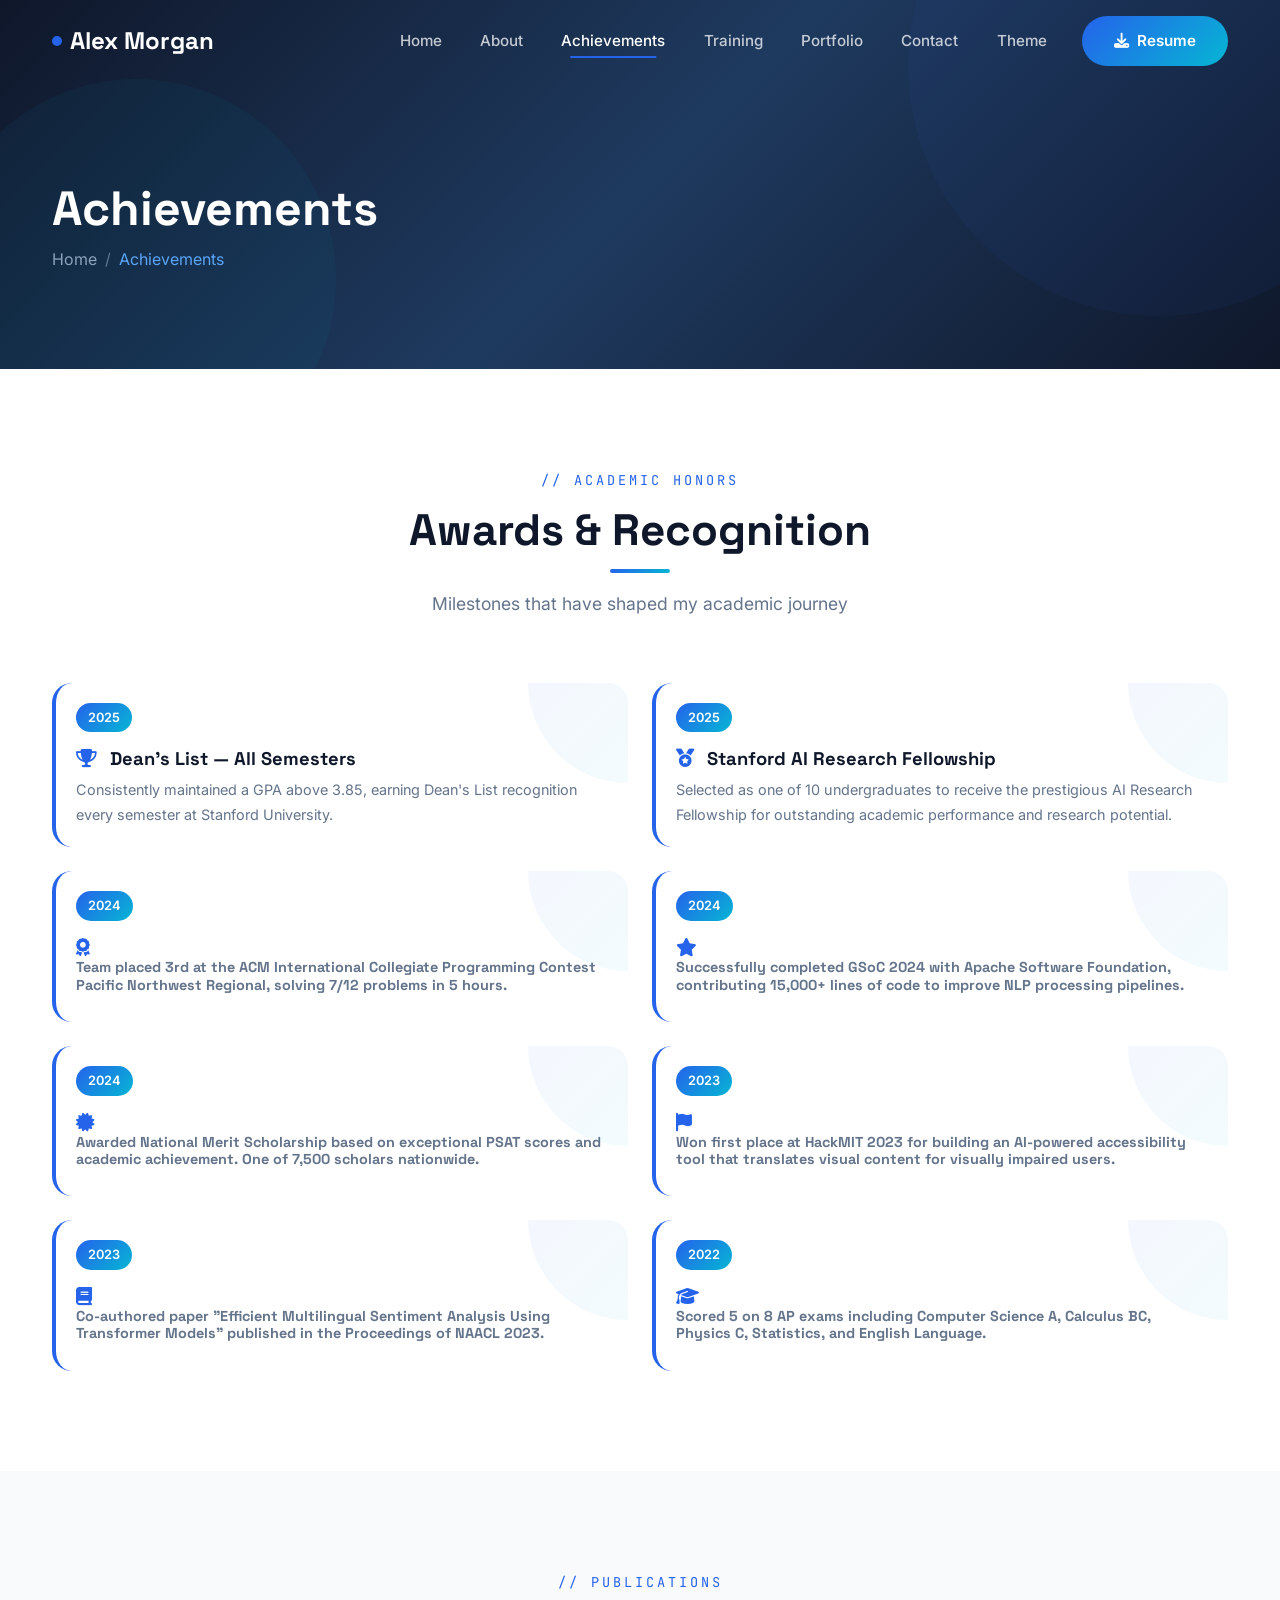
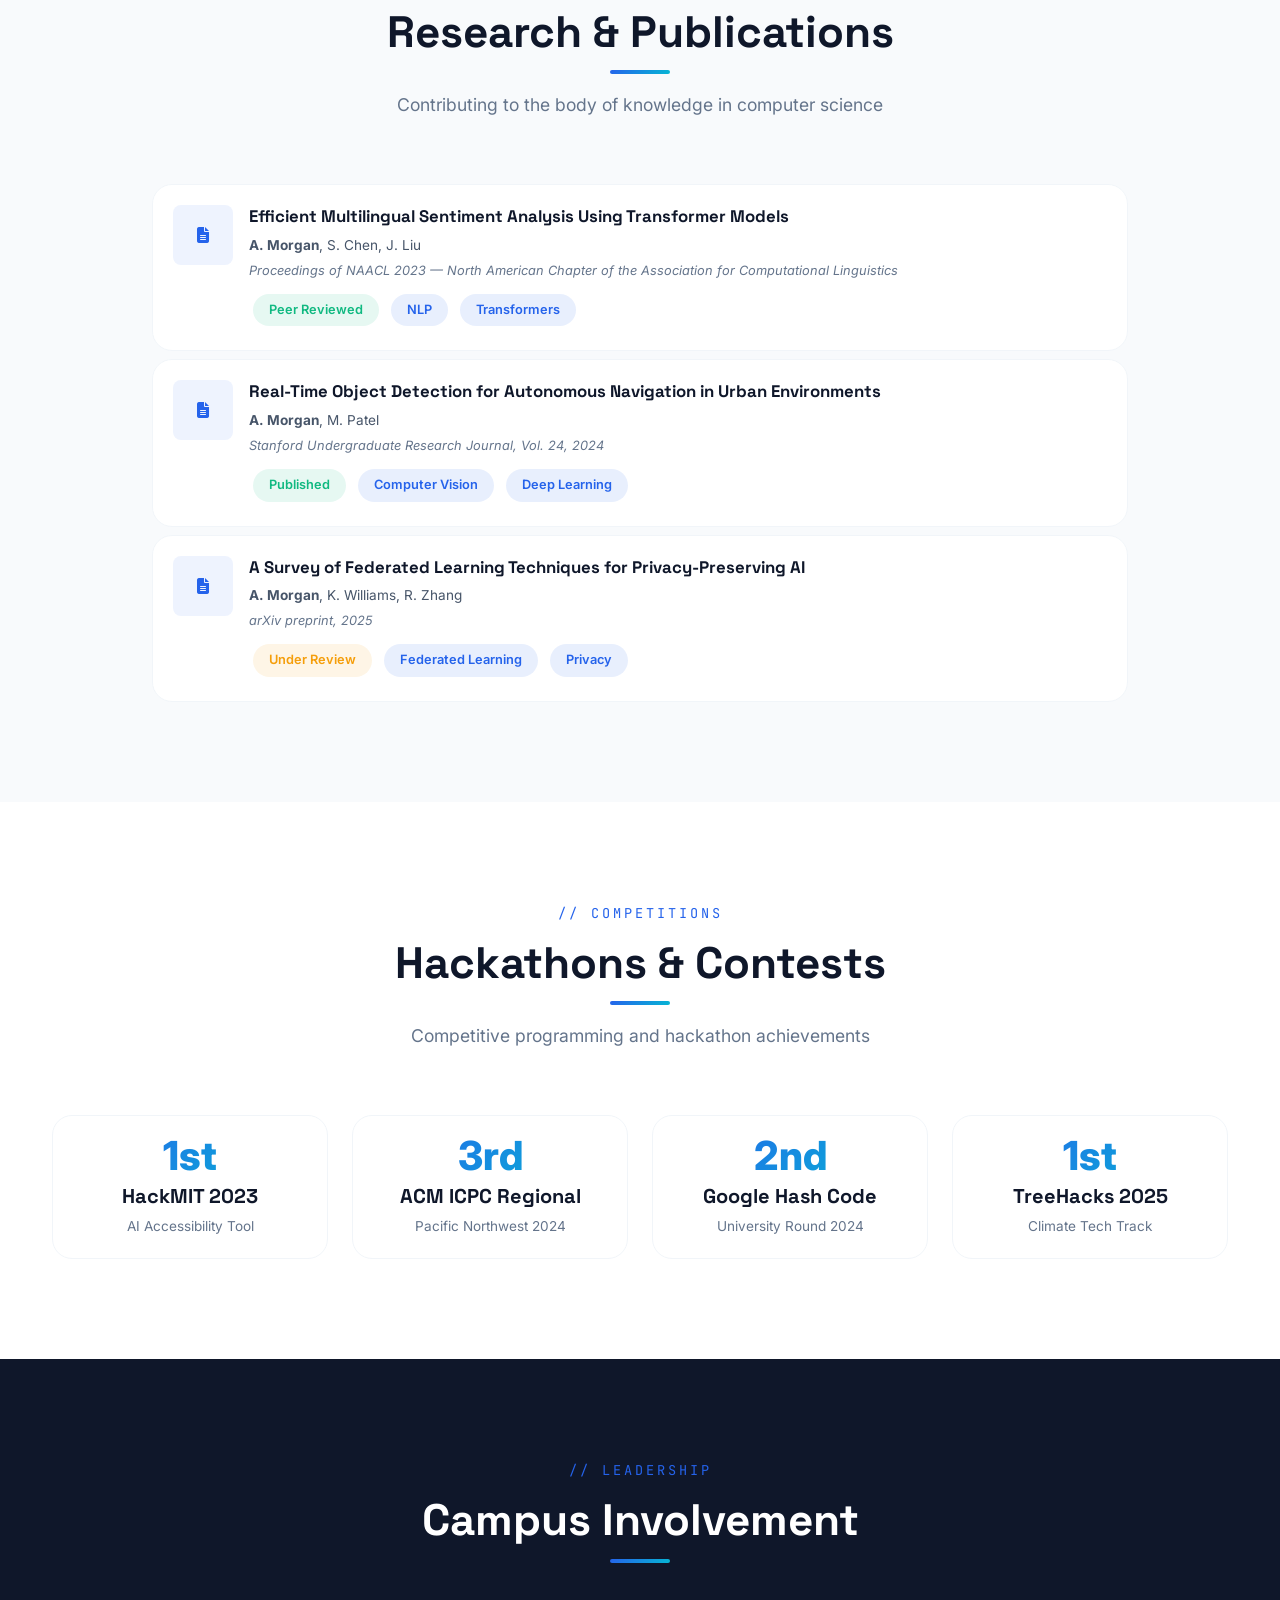
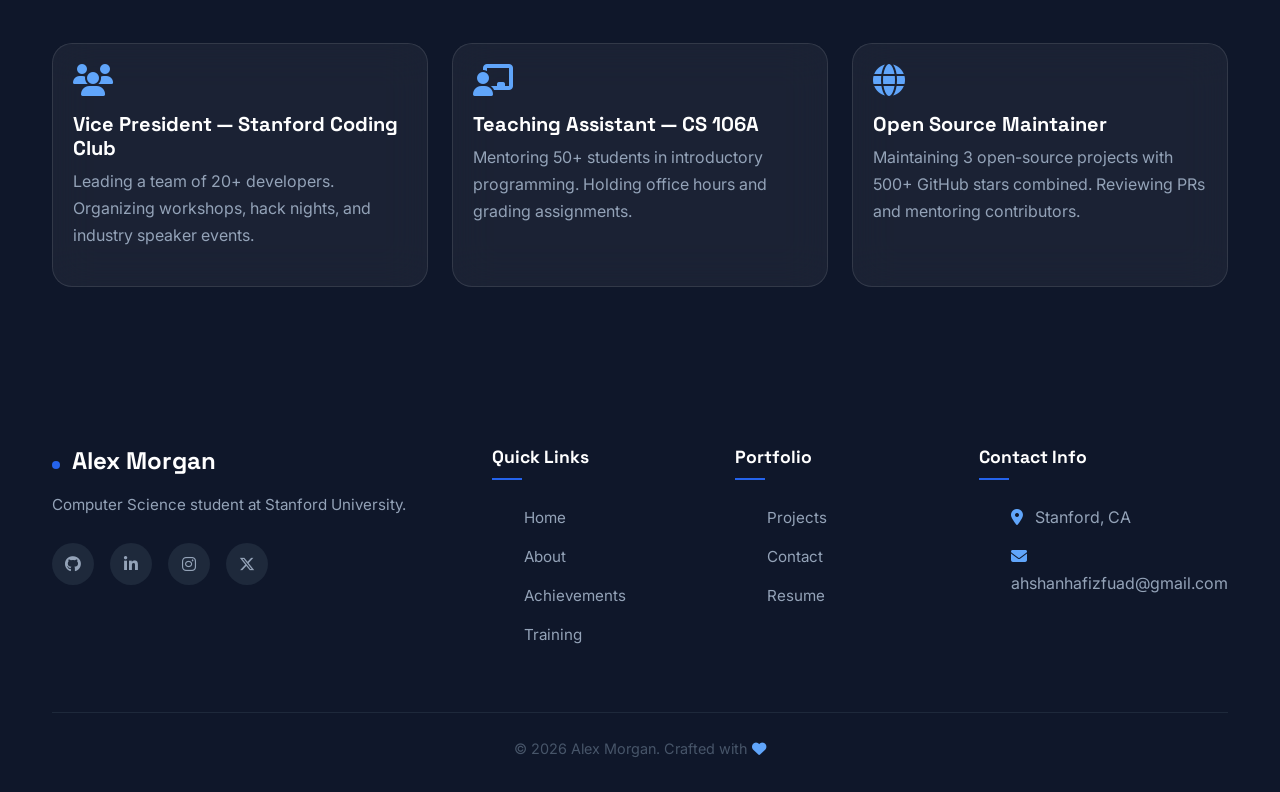
<file: portfolio/pages/achievements.html>
<!DOCTYPE html>
<html lang="en">
<head>
  <meta charset="UTF-8">
  <meta name="viewport" content="width=device-width, initial-scale=1.0">
  <title>Achievements | Alex Morgan</title>
  <link rel="preconnect" href="https://fonts.googleapis.com">
  <link rel="preconnect" href="https://fonts.gstatic.com" crossorigin>
  <link href="https://fonts.googleapis.com/css2?family=Inter:wght@300;400;500;600;700;800&family=Space+Grotesk:wght@400;500;600;700&family=JetBrains+Mono:wght@400;500&display=swap" rel="stylesheet">
  <link href="https://cdn.jsdelivr.net/npm/bootstrap@5.3.2/dist/css/bootstrap.min.css" rel="stylesheet">
  <link rel="stylesheet" href="https://cdnjs.cloudflare.com/ajax/libs/font-awesome/6.5.1/css/all.min.css">
  <link href="https://unpkg.com/aos@2.3.1/dist/aos.css" rel="stylesheet">
  <link rel="stylesheet" href="../css/base.css">
  <link rel="stylesheet" href="../css/layout.css">
  <link rel="stylesheet" href="../css/components.css">
  <link rel="stylesheet" href="../css/animations.css">
  <link rel="stylesheet" href="../css/responsive.css">
</head>
<body>
  <div class="preloader"><div class="preloader-spinner"></div></div>
  <div class="scroll-progress" style="position:fixed;top:0;left:0;height:3px;background:var(--gradient-primary);z-index:10001;transition:width 0.1s;"></div>

  <!-- Navigation -->
  <nav class="navbar navbar-expand-lg navbar-custom" id="mainNav">
    <div class="container">
      <a class="navbar-brand-custom" href="../index.html"><span class="brand-dot"></span> Alex Morgan</a>
      <button class="navbar-toggler navbar-toggler-custom" type="button" data-bs-toggle="collapse" data-bs-target="#navbarNav"><span></span><span></span><span></span></button>
      <div class="collapse navbar-collapse" id="navbarNav">
        <ul class="navbar-nav ms-auto">
          <li class="nav-item"><a class="nav-link-custom" href="../index.html">Home</a></li>
          <li class="nav-item"><a class="nav-link-custom" href="about.html">About</a></li>
          <li class="nav-item"><a class="nav-link-custom active" href="achievements.html">Achievements</a></li>
          <li class="nav-item"><a class="nav-link-custom" href="training.html">Training</a></li>
          <li class="nav-item"><a class="nav-link-custom" href="portfolio.html">Portfolio</a></li>
          <li class="nav-item"><a class="nav-link-custom" href="contact.html">Contact</a></li>
          <li class="nav-item"><a class="nav-link-custom" href="theme.html">Theme</a></li>
        </ul>
        <a href="../pdf/Ahshan Hafiz Fuad - CV.pdf" class="btn btn-primary-custom ms-lg-3" target="_blank"><i class="fas fa-download"></i> Resume</a>
      </div>
    </div>
  </nav>

  <section class="page-hero">
    <div class="container">
      <h1 data-aos="fade-up">Achievements</h1>
      <nav aria-label="breadcrumb" data-aos="fade-up" data-aos-delay="100">
        <ol class="breadcrumb">
          <li class="breadcrumb-item"><a href="../index.html">Home</a></li>
          <li class="breadcrumb-item active">Achievements</li>
        </ol>
      </nav>
    </div>
  </section>

  <!-- Academic Honors -->
  <section class="section">
    <div class="container">
      <div class="section-header" data-aos="fade-up">
        <span class="section-label">// Academic Honors</span>
        <h2 class="section-title">Awards & Recognition</h2>
        <p class="section-subtitle">Milestones that have shaped my academic journey</p>
      </div>

      <div class="row g-4">
        <div class="col-md-6" data-aos="fade-up" data-aos-delay="0">
          <div class="achievement-card">
            <span class="year-badge">2025</span>
            <h4><i class="fas fa-trophy me-2" style="color:var(--primary);"></i> Dean's List — All Semesters</h4>
            <p>Consistently maintained a GPA above 3.85, earning Dean's List recognition every semester at Stanford University.</p>
          </div>
        </div>
        <div class="col-md-6" data-aos="fade-up" data-aos-delay="100">
          <div class="achievement-card">
            <span class="year-badge">2025</span>
            <h4><i class="fas fa-medal me-2" style="color:var(--primary);"></i> Stanford AI Research Fellowship</h4>
            <p>Selected as one of 10 undergraduates to receive the prestigious AI Research Fellowship for outstanding academic performance and research potential.</p>
          </div>
        </div>
        <div class="col-md-6" data-aos="fade-up" data-aos-delay="200">
          <div class="achievement-card">
            <span class="year-badge">2024</span>
            <h4><i class="fas fa-award me-2" style="color:var(--primary);"></i ACM ICPC Regional Finalist</h4>
            <p>Team placed 3rd at the ACM International Collegiate Programming Contest Pacific Northwest Regional, solving 7/12 problems in 5 hours.</p>
          </div>
        </div>
        <div class="col-md-6" data-aos="fade-up" data-aos-delay="300">
          <div class="achievement-card">
            <span class="year-badge">2024</span>
            <h4><i class="fas fa-star me-2" style="color:var(--primary);"></i Google Summer of Code Contributor</h4>
            <p>Successfully completed GSoC 2024 with Apache Software Foundation, contributing 15,000+ lines of code to improve NLP processing pipelines.</p>
          </div>
        </div>
        <div class="col-md-6" data-aos="fade-up" data-aos-delay="400">
          <div class="achievement-card">
            <span class="year-badge">2024</span>
            <h4><i class="fas fa-certificate me-2" style="color:var(--primary);"></i National Merit Scholar</h4>
            <p>Awarded National Merit Scholarship based on exceptional PSAT scores and academic achievement. One of 7,500 scholars nationwide.</p>
          </div>
        </div>
        <div class="col-md-6" data-aos="fade-up" data-aos-delay="500">
          <div class="achievement-card">
            <span class="year-badge">2023</span>
            <h4><i class="fas fa-flag me-2" style="color:var(--primary);"></i HackMIT Winner — 1st Place</h4>
            <p>Won first place at HackMIT 2023 for building an AI-powered accessibility tool that translates visual content for visually impaired users.</p>
          </div>
        </div>
        <div class="col-md-6" data-aos="fade-up" data-aos-delay="600">
          <div class="achievement-card">
            <span class="year-badge">2023</span>
            <h4><i class="fas fa-book me-2" style="color:var(--primary);"></i Published Research Paper</h4>
            <p>Co-authored paper "Efficient Multilingual Sentiment Analysis Using Transformer Models" published in the Proceedings of NAACL 2023.</p>
          </div>
        </div>
        <div class="col-md-6" data-aos="fade-up" data-aos-delay="700">
          <div class="achievement-card">
            <span class="year-badge">2022</span>
            <h4><i class="fas fa-graduation-cap me-2" style="color:var(--primary);"></i AP Scholar with Distinction</h4>
            <p>Scored 5 on 8 AP exams including Computer Science A, Calculus BC, Physics C, Statistics, and English Language.</p>
          </div>
        </div>
      </div>
    </div>
  </section>

  <!-- Publications -->
  <section class="section section-bg-light">
    <div class="container">
      <div class="section-header" data-aos="fade-up">
        <span class="section-label">// Publications</span>
        <h2 class="section-title">Research & Publications</h2>
        <p class="section-subtitle">Contributing to the body of knowledge in computer science</p>
      </div>

      <div class="row justify-content-center">
        <div class="col-lg-10">
          <div class="card-custom mb-2" data-aos="fade-up">
            <div class="d-flex align-items-start gap-3">
              <div class="flex-shrink-0 d-flex align-items-center justify-content-center rounded-3" style="min-width:50px;width:50px;height:50px;background:rgba(37,99,235,0.08);color:var(--primary);">
                <i class="fas fa-file-alt"></i>
              </div>
              <div class="flex-grow-1">
                <h4 style="font-size:1.05rem;margin-bottom:0.4rem;">Efficient Multilingual Sentiment Analysis Using Transformer Models</h4>
                <p class="mb-1" style="font-size:0.85rem;color:var(--gray-600);"><strong>A. Morgan</strong>, S. Chen, J. Liu</p>
                <p class="mb-2" style="font-size:0.8rem;color:var(--gray-500);"><em>Proceedings of NAACL 2023 — North American Chapter of the Association for Computational Linguistics</em></p>
                <span class="badge-custom badge-success">Peer Reviewed</span>
                <span class="badge-custom">NLP</span>
                <span class="badge-custom">Transformers</span>
              </div>
            </div>
          </div>
          <div class="card-custom mb-2" data-aos="fade-up" data-aos-delay="100">
            <div class="d-flex align-items-start gap-3">
              <div class="flex-shrink-0 d-flex align-items-center justify-content-center rounded-3" style="min-width:50px;width:50px;height:50px;background:rgba(37,99,235,0.08);color:var(--primary);">
                <i class="fas fa-file-alt"></i>
              </div>
              <div class="flex-grow-1">
                <h4 style="font-size:1.05rem;margin-bottom:0.4rem;">Real-Time Object Detection for Autonomous Navigation in Urban Environments</h4>
                <p class="mb-1" style="font-size:0.85rem;color:var(--gray-600);"><strong>A. Morgan</strong>, M. Patel</p>
                <p class="mb-2" style="font-size:0.8rem;color:var(--gray-500);"><em>Stanford Undergraduate Research Journal, Vol. 24, 2024</em></p>
                <span class="badge-custom badge-success">Published</span>
                <span class="badge-custom">Computer Vision</span>
                <span class="badge-custom">Deep Learning</span>
              </div>
            </div>
          </div>
          <div class="card-custom" data-aos="fade-up" data-aos-delay="200">
            <div class="d-flex align-items-start gap-3">
              <div class="flex-shrink-0 d-flex align-items-center justify-content-center rounded-3" style="min-width:50px;width:50px;height:50px;background:rgba(37,99,235,0.08);color:var(--primary);">
                <i class="fas fa-file-alt"></i>
              </div>
              <div class="flex-grow-1">
                <h4 style="font-size:1.05rem;margin-bottom:0.4rem;">A Survey of Federated Learning Techniques for Privacy-Preserving AI</h4>
                <p class="mb-1" style="font-size:0.85rem;color:var(--gray-600);"><strong>A. Morgan</strong>, K. Williams, R. Zhang</p>
                <p class="mb-2" style="font-size:0.8rem;color:var(--gray-500);"><em>arXiv preprint, 2025</em></p>
                <span class="badge-custom badge-warning">Under Review</span>
                <span class="badge-custom">Federated Learning</span>
                <span class="badge-custom">Privacy</span>
              </div>
            </div>
          </div>
        </div>
      </div>
    </div>
  </section>

  <!-- Competitions -->
  <section class="section">
    <div class="container">
      <div class="section-header" data-aos="fade-up">
        <span class="section-label">// Competitions</span>
        <h2 class="section-title">Hackathons & Contests</h2>
        <p class="section-subtitle">Competitive programming and hackathon achievements</p>
      </div>

      <div class="row g-4 stagger-fade">
        <div class="col-md-6 col-lg-3" data-aos="fade-up">
          <div class="card-custom text-center h-100">
            <div class="stat-number" style="font-size:2.5rem;">1st</div>
            <h5 class="mt-2">HackMIT 2023</h5>
            <p class="mb-0" style="font-size:0.85rem;">AI Accessibility Tool</p>
          </div>
        </div>
        <div class="col-md-6 col-lg-3" data-aos="fade-up" data-aos-delay="100">
          <div class="card-custom text-center h-100">
            <div class="stat-number" style="font-size:2.5rem;">3rd</div>
            <h5 class="mt-2">ACM ICPC Regional</h5>
            <p class="mb-0" style="font-size:0.85rem;">Pacific Northwest 2024</p>
          </div>
        </div>
        <div class="col-md-6 col-lg-3" data-aos="fade-up" data-aos-delay="200">
          <div class="card-custom text-center h-100">
            <div class="stat-number" style="font-size:2.5rem;">2nd</div>
            <h5 class="mt-2">Google Hash Code</h5>
            <p class="mb-0" style="font-size:0.85rem;">University Round 2024</p>
          </div>
        </div>
        <div class="col-md-6 col-lg-3" data-aos="fade-up" data-aos-delay="300">
          <div class="card-custom text-center h-100">
            <div class="stat-number" style="font-size:2.5rem;">1st</div>
            <h5 class="mt-2">TreeHacks 2025</h5>
            <p class="mb-0" style="font-size:0.85rem;">Climate Tech Track</p>
          </div>
        </div>
      </div>
    </div>
  </section>

  <!-- Leadership -->
  <section class="section section-bg-dark">
    <div class="container">
      <div class="section-header" data-aos="fade-up">
        <span class="section-label">// Leadership</span>
        <h2 class="section-title">Campus Involvement</h2>
      </div>
      <div class="row g-4">
        <div class="col-md-4" data-aos="fade-up">
          <div class="glass-card h-100">
            <i class="fas fa-users fa-2x mb-3" style="color:var(--primary-light);"></i>
            <h5 class="text-white">Vice President — Stanford Coding Club</h5>
            <p>Leading a team of 20+ developers. Organizing workshops, hack nights, and industry speaker events.</p>
          </div>
        </div>
        <div class="col-md-4" data-aos="fade-up" data-aos-delay="100">
          <div class="glass-card h-100">
            <i class="fas fa-chalkboard-teacher fa-2x mb-3" style="color:var(--primary-light);"></i>
            <h5 class="text-white">Teaching Assistant — CS 106A</h5>
            <p>Mentoring 50+ students in introductory programming. Holding office hours and grading assignments.</p>
          </div>
        </div>
        <div class="col-md-4" data-aos="fade-up" data-aos-delay="200">
          <div class="glass-card h-100">
            <i class="fas fa-globe fa-2x mb-3" style="color:var(--primary-light);"></i>
            <h5 class="text-white">Open Source Maintainer</h5>
            <p>Maintaining 3 open-source projects with 500+ GitHub stars combined. Reviewing PRs and mentoring contributors.</p>
          </div>
        </div>
      </div>
    </div>
  </section>

  <!-- Footer -->
  <footer class="footer">
    <div class="container">
      <div class="footer-content">
        <div class="footer-brand">
          <h3><span class="brand-dot" style="width:8px;height:8px;background:var(--primary);border-radius:50%;display:inline-block;margin-right:6px;"></span> Alex Morgan</h3>
          <p>Computer Science student at Stanford University.</p>
          <div class="footer-social">
            <a href="https://github.com/Fuadhafiz999" target="_blank"><i class="fab fa-github"></i></a>
            <a href="https://linkedin.com/in/ahshanhafizfuad" target="_blank"><i class="fab fa-linkedin-in"></i></a>
            <a href="https://www.instagram.com/ahshanhafizfuad/" target="_blank"><i class="fab fa-instagram"></i></a>
            <a href="https://x.com/ahshan_fuad" target="_blank"><i class="fab fa-x-twitter"></i></a>
          </div>
        </div>
        <div>
          <h5 class="footer-title">Quick Links</h5>
          <ul class="footer-links">
            <li><a href="../index.html">Home</a></li>
            <li><a href="about.html">About</a></li>
            <li><a href="achievements.html">Achievements</a></li>
            <li><a href="training.html">Training</a></li>
          </ul>
        </div>
        <div>
          <h5 class="footer-title">Portfolio</h5>
          <ul class="footer-links">
            <li><a href="portfolio.html">Projects</a></li>
            <li><a href="contact.html">Contact</a></li>
            <li><a href="../pdf/Ahshan Hafiz Fuad - CV.pdf" target="_blank">Resume</a></li>
          </ul>
        </div>
        <div>
          <h5 class="footer-title">Contact Info</h5>
          <ul class="footer-links">
            <li><i class="fas fa-map-marker-alt me-2" style="color:var(--primary-light);"></i> Stanford, CA</li>
            <li><i class="fas fa-envelope me-2" style="color:var(--primary-light);"></i> ahshanhafizfuad@gmail.com</li>
          </ul>
        </div>
      </div>
      <div class="footer-bottom">
        <p class="mb-0">&copy; 2026 Alex Morgan. Crafted with <i class="fas fa-heart" style="color:var(--primary-light);"></i></p>
      </div>
    </div>
  </footer>

  <button class="back-to-top" aria-label="Back to top"><i class="fas fa-arrow-up"></i></button>

  <script src="https://cdn.jsdelivr.net/npm/bootstrap@5.3.2/dist/js/bootstrap.bundle.min.js"></script>
  <script src="https://unpkg.com/aos@2.3.1/dist/aos.js"></script>
  <script>AOS.init({ duration: 800, easing: 'ease-out-cubic', once: true, offset: 50 });</script>
  <script src="../js/main.js"></script>
  <script src="../js/animations.js"></script>
  <script src="../js/navigation.js"></script>
</body>
</html>
</file>
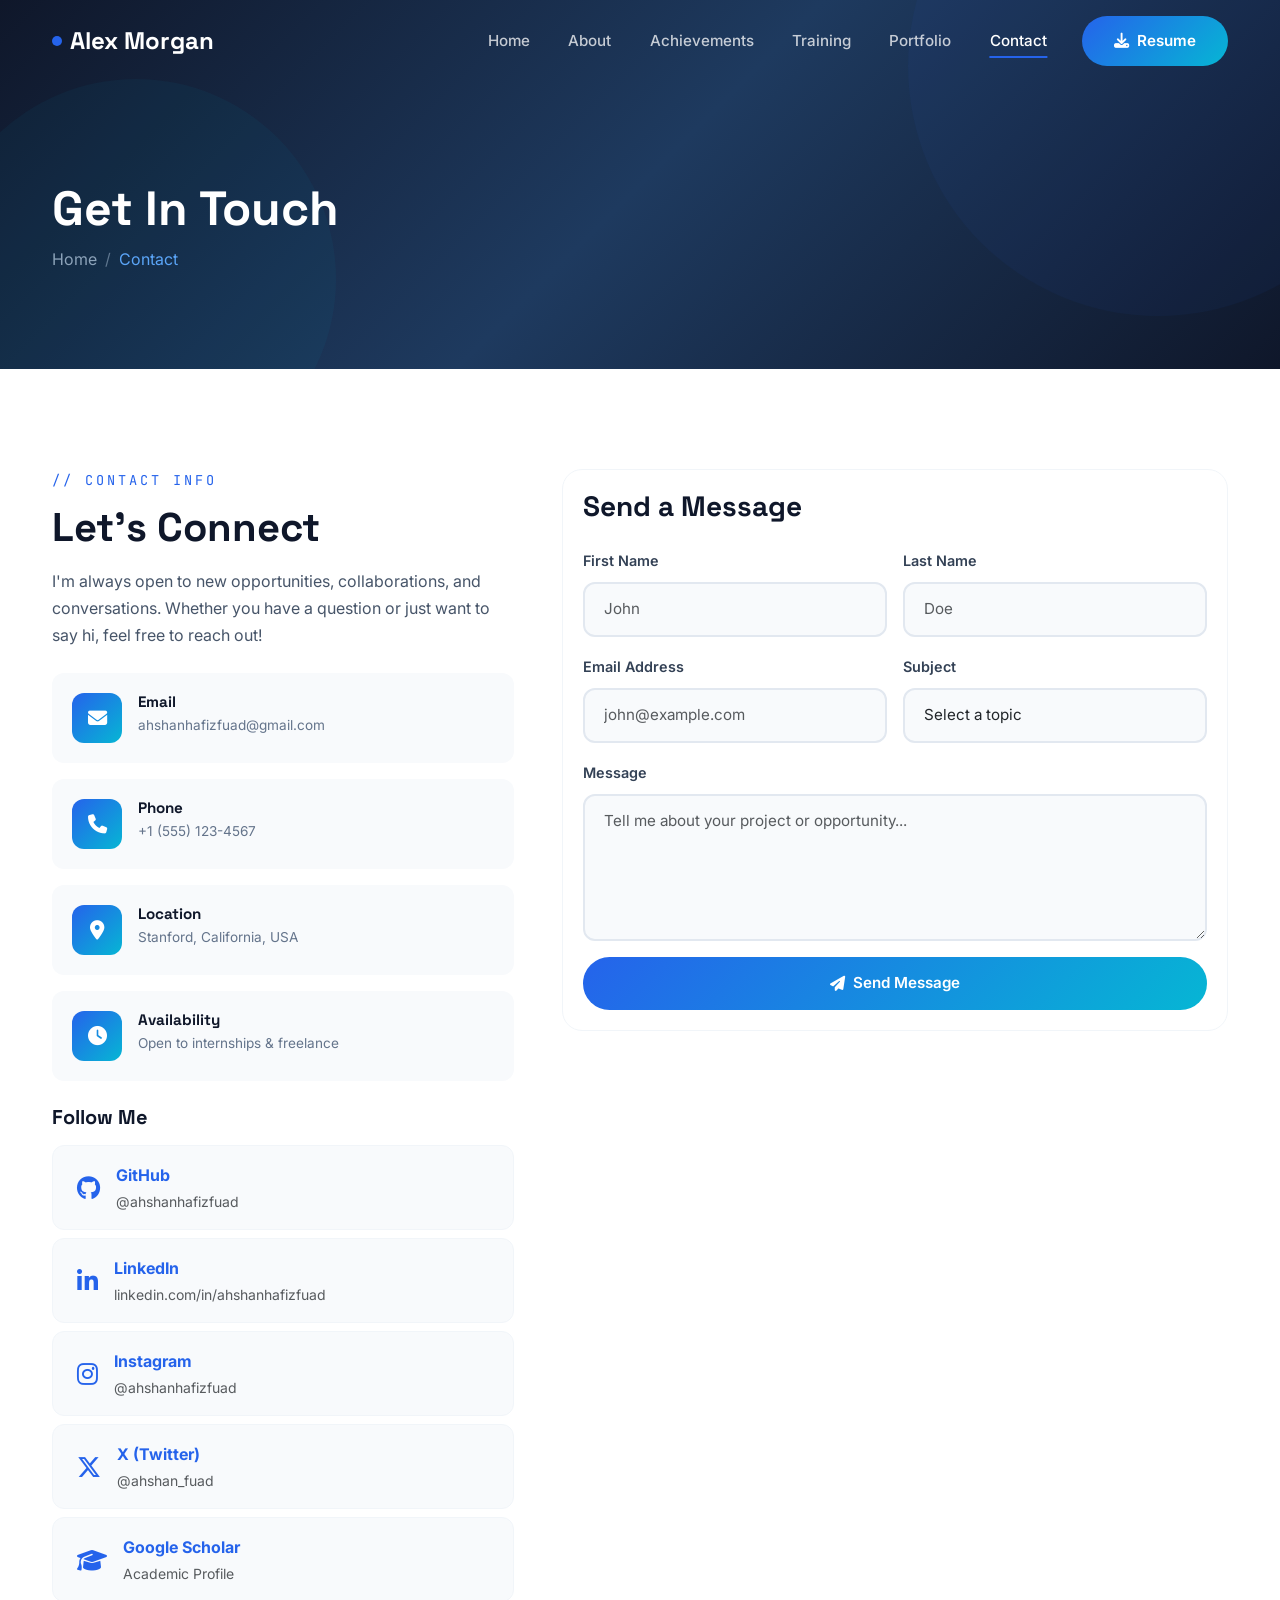
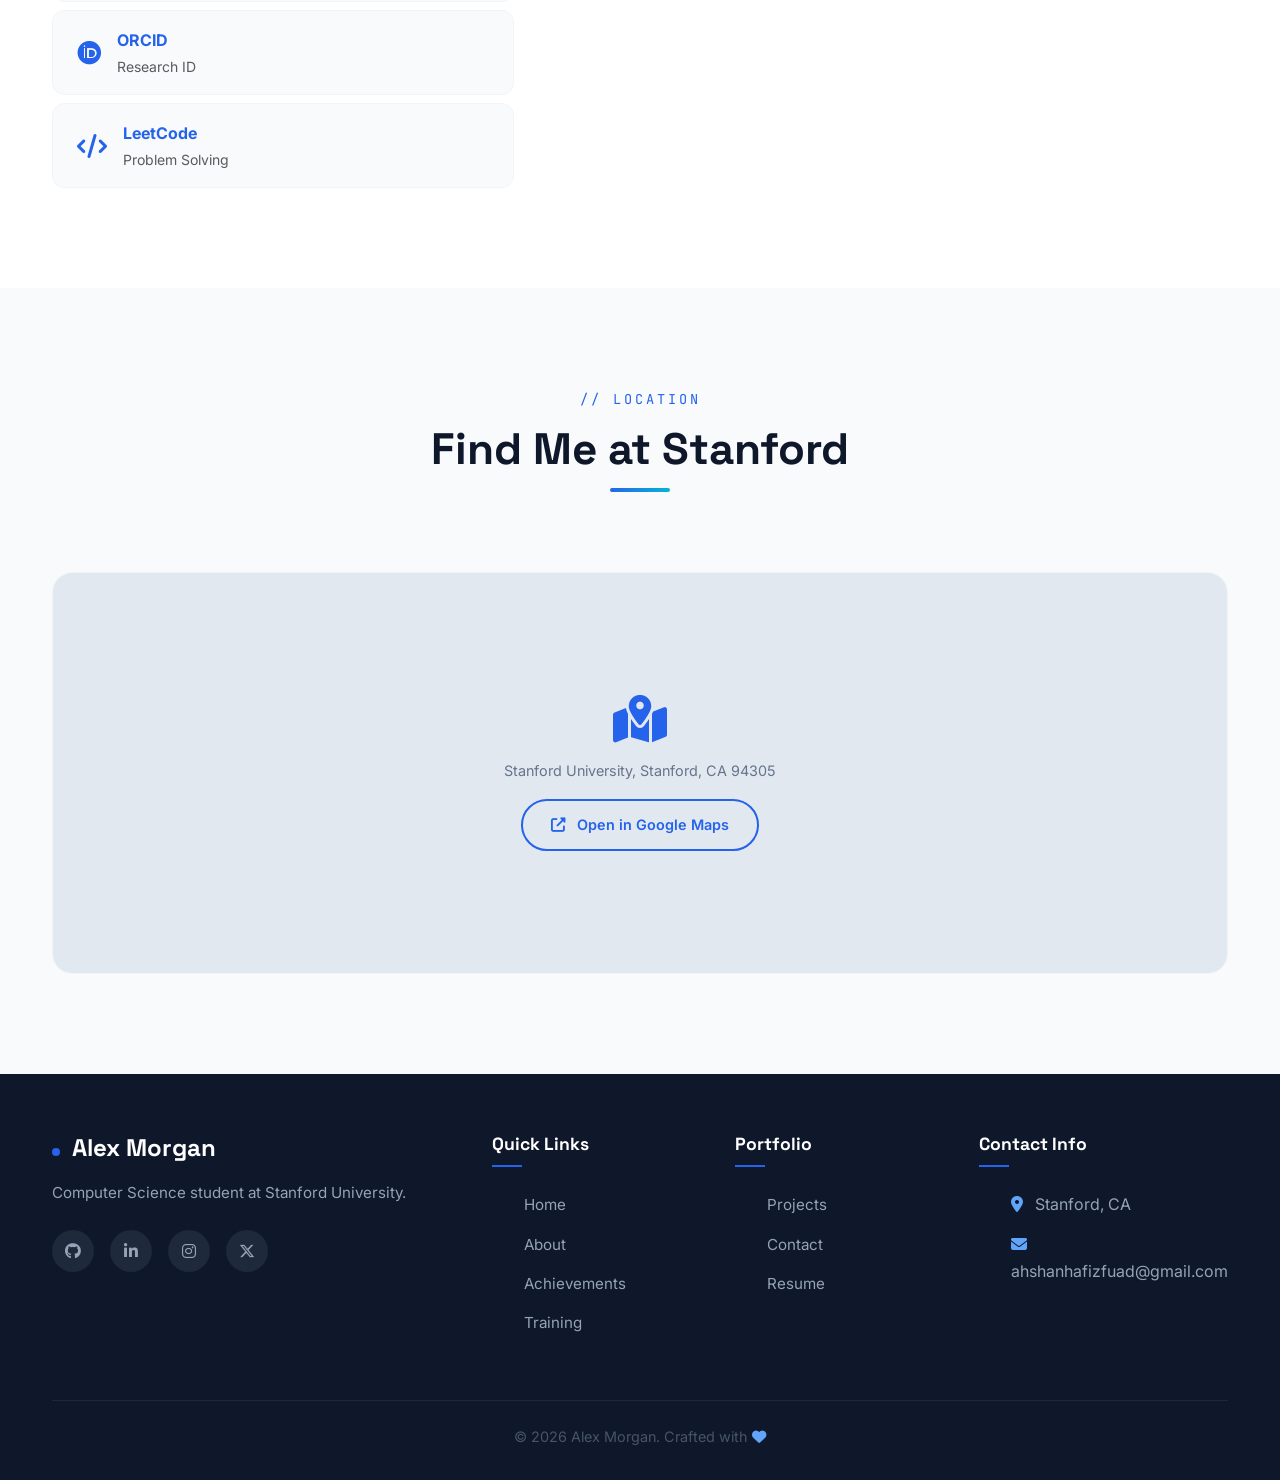
<file: portfolio/pages/contact.html>
<!DOCTYPE html>
<html lang="en">
<head>
  <meta charset="UTF-8">
  <meta name="viewport" content="width=device-width, initial-scale=1.0">
  <title>Contact | Alex Morgan</title>
  <link rel="preconnect" href="https://fonts.googleapis.com">
  <link rel="preconnect" href="https://fonts.gstatic.com" crossorigin>
  <link href="https://fonts.googleapis.com/css2?family=Inter:wght@300;400;500;600;700;800&family=Space+Grotesk:wght@400;500;600;700&family=JetBrains+Mono:wght@400;500&display=swap" rel="stylesheet">
  <link href="https://cdn.jsdelivr.net/npm/bootstrap@5.3.2/dist/css/bootstrap.min.css" rel="stylesheet">
  <link rel="stylesheet" href="https://cdnjs.cloudflare.com/ajax/libs/font-awesome/6.5.1/css/all.min.css">
  <link href="https://unpkg.com/aos@2.3.1/dist/aos.css" rel="stylesheet">
  <link rel="stylesheet" href="../css/base.css">
  <link rel="stylesheet" href="../css/layout.css">
  <link rel="stylesheet" href="../css/components.css">
  <link rel="stylesheet" href="../css/animations.css">
  <link rel="stylesheet" href="../css/responsive.css">
</head>
<body>
  <div class="preloader"><div class="preloader-spinner"></div></div>
  <div class="scroll-progress" style="position:fixed;top:0;left:0;height:3px;background:var(--gradient-primary);z-index:10001;transition:width 0.1s;"></div>

  <nav class="navbar navbar-expand-lg navbar-custom" id="mainNav">
    <div class="container">
      <a class="navbar-brand-custom" href="../index.html"><span class="brand-dot"></span> Alex Morgan</a>
      <button class="navbar-toggler navbar-toggler-custom" type="button" data-bs-toggle="collapse" data-bs-target="#navbarNav"><span></span><span></span><span></span></button>
      <div class="collapse navbar-collapse" id="navbarNav">
        <ul class="navbar-nav ms-auto">
          <li class="nav-item"><a class="nav-link-custom" href="../index.html">Home</a></li>
          <li class="nav-item"><a class="nav-link-custom" href="about.html">About</a></li>
          <li class="nav-item"><a class="nav-link-custom" href="achievements.html">Achievements</a></li>
          <li class="nav-item"><a class="nav-link-custom" href="training.html">Training</a></li>
          <li class="nav-item"><a class="nav-link-custom" href="portfolio.html">Portfolio</a></li>
          <li class="nav-item"><a class="nav-link-custom active" href="contact.html">Contact</a></li>
        </ul>
        <a href="../pdf/Ahshan Hafiz Fuad - CV.pdf" class="btn btn-primary-custom ms-lg-3" target="_blank"><i class="fas fa-download"></i> Resume</a>
      </div>
    </div>
  </nav>

  <section class="page-hero">
    <div class="container">
      <h1 data-aos="fade-up">Get In Touch</h1>
      <nav aria-label="breadcrumb" data-aos="fade-up" data-aos-delay="100">
        <ol class="breadcrumb">
          <li class="breadcrumb-item"><a href="../index.html">Home</a></li>
          <li class="breadcrumb-item active">Contact</li>
        </ol>
      </nav>
    </div>
  </section>

  <!-- Contact Section -->
  <section class="section">
    <div class="container">
      <div class="row g-5">
        <!-- Contact Info -->
        <div class="col-lg-5" data-aos="fade-right">
          <span class="section-label">// Contact Info</span>
          <h2 class="mb-3">Let's Connect</h2>
          <p class="mb-4">I'm always open to new opportunities, collaborations, and conversations. Whether you have a question or just want to say hi, feel free to reach out!</p>

          <div class="info-card mb-3">
            <div class="info-card-icon"><i class="fas fa-envelope"></i></div>
            <div class="info-card-content">
              <h5>Email</h5>
              <p>ahshanhafizfuad@gmail.com</p>
            </div>
          </div>
          <div class="info-card mb-3">
            <div class="info-card-icon"><i class="fas fa-phone"></i></div>
            <div class="info-card-content">
              <h5>Phone</h5>
              <p>+1 (555) 123-4567</p>
            </div>
          </div>
          <div class="info-card mb-3">
            <div class="info-card-icon"><i class="fas fa-map-marker-alt"></i></div>
            <div class="info-card-content">
              <h5>Location</h5>
              <p>Stanford, California, USA</p>
            </div>
          </div>
          <div class="info-card mb-4">
            <div class="info-card-icon"><i class="fas fa-clock"></i></div>
            <div class="info-card-content">
              <h5>Availability</h5>
              <p>Open to internships & freelance</p>
            </div>
          </div>

          <h5 class="mb-3">Follow Me</h5>
          <div class="d-flex flex-column gap-2">
            <a href="https://github.com/Fuadhafiz999" target="_blank" class="social-card">
              <i class="fab fa-github"></i>
              <div>
                <strong>GitHub</strong>
                <small class="d-block text-muted">@ahshanhafizfuad</small>
              </div>
            </a>
            <a href="https://linkedin.com/in/ahshanhafizfuad" target="_blank" class="social-card">
              <i class="fab fa-linkedin-in"></i>
              <div>
                <strong>LinkedIn</strong>
                <small class="d-block text-muted">linkedin.com/in/ahshanhafizfuad</small>
              </div>
            </a>
            <a href="https://www.instagram.com/ahshanhafizfuad/" target="_blank" class="social-card">
              <i class="fab fa-instagram"></i>
              <div>
                <strong>Instagram</strong>
                <small class="d-block text-muted">@ahshanhafizfuad</small>
              </div>
            </a>
            <a href="https://x.com/ahshan_fuad" target="_blank" class="social-card">
              <i class="fab fa-x-twitter"></i>
              <div>
                <strong>X (Twitter)</strong>
                <small class="d-block text-muted">@ahshan_fuad</small>
              </div>
            </a>
            <a href="https://scholar.google.com" target="_blank" class="social-card">
              <i class="fas fa-graduation-cap"></i>
              <div>
                <strong>Google Scholar</strong>
                <small class="d-block text-muted">Academic Profile</small>
              </div>
            </a>
            <a href="https://orcid.org/0000-0002-1234-5678" target="_blank" class="social-card">
              <i class="fab fa-orcid"></i>
              <div>
                <strong>ORCID</strong>
                <small class="d-block text-muted">Research ID</small>
              </div>
            </a>
            <a href="https://leetcode.com/ahshanhafizfuad" target="_blank" class="social-card">
              <i class="fas fa-code"></i>
              <div>
                <strong>LeetCode</strong>
                <small class="d-block text-muted">Problem Solving</small>
              </div>
            </a>
          </div>
        </div>

        <!-- Contact Form -->
        <div class="col-lg-7" data-aos="fade-left">
          <div class="card-custom">
            <h3 class="mb-4">Send a Message</h3>
            <form class="form-custom" id="contactForm">
              <div class="row g-3">
                <div class="col-md-6">
                  <label class="form-label">First Name</label>
                  <input type="text" class="form-control" placeholder="John" required>
                </div>
                <div class="col-md-6">
                  <label class="form-label">Last Name</label>
                  <input type="text" class="form-control" placeholder="Doe" required>
                </div>
                <div class="col-md-6">
                  <label class="form-label">Email Address</label>
                  <input type="email" class="form-control" placeholder="john@example.com" required>
                </div>
                <div class="col-md-6">
                  <label class="form-label">Subject</label>
                  <select class="form-select form-control" required>
                    <option value="" disabled selected>Select a topic</option>
                    <option>Internship Opportunity</option>
                    <option>Research Collaboration</option>
                    <option>Freelance Project</option>
                    <option>Speaking Invitation</option>
                    <option>General Inquiry</option>
                  </select>
                </div>
                <div class="col-12">
                  <label class="form-label">Message</label>
                  <textarea class="form-control" rows="5" placeholder="Tell me about your project or opportunity..." required></textarea>
                </div>
                <div class="col-12">
                  <button type="submit" class="btn-primary-custom w-100 justify-content-center">
                    <i class="fas fa-paper-plane"></i> Send Message
                  </button>
                </div>
              </div>
            </form>
          </div>
        </div>
      </div>
    </div>
  </section>

  <!-- Map Section -->
  <section class="section section-bg-light">
    <div class="container">
      <div class="section-header" data-aos="fade-up">
        <span class="section-label">// Location</span>
        <h2 class="section-title">Find Me at Stanford</h2>
      </div>
      <div class="card-custom overflow-hidden p-0" data-aos="fade-up">
        <div style="width:100%;height:400px;background:var(--gray-200);display:flex;align-items:center;justify-content:center;flex-direction:column;gap:1rem;">
          <i class="fas fa-map-marked-alt fa-3x" style="color:var(--primary);"></i>
          <p class="mb-0" style="color:var(--gray-500);">Stanford University, Stanford, CA 94305</p>
          <a href="https://maps.google.com/?q=Stanford+University" target="_blank" class="btn-outline-primary-custom">
            <i class="fas fa-external-link-alt me-2"></i> Open in Google Maps
          </a>
        </div>
      </div>
    </div>
  </section>

  <!-- Footer -->
  <footer class="footer">
    <div class="container">
      <div class="footer-content">
        <div class="footer-brand">
          <h3><span class="brand-dot" style="width:8px;height:8px;background:var(--primary);border-radius:50%;display:inline-block;margin-right:6px;"></span> Alex Morgan</h3>
          <p>Computer Science student at Stanford University.</p>
          <div class="footer-social">
            <a href="https://github.com/Fuadhafiz999" target="_blank"><i class="fab fa-github"></i></a>
            <a href="https://linkedin.com/in/ahshanhafizfuad" target="_blank"><i class="fab fa-linkedin-in"></i></a>
            <a href="https://www.instagram.com/ahshanhafizfuad/" target="_blank"><i class="fab fa-instagram"></i></a>
            <a href="https://x.com/ahshan_fuad" target="_blank"><i class="fab fa-x-twitter"></i></a>
          </div>
        </div>
        <div>
          <h5 class="footer-title">Quick Links</h5>
          <ul class="footer-links">
            <li><a href="../index.html">Home</a></li>
            <li><a href="about.html">About</a></li>
            <li><a href="achievements.html">Achievements</a></li>
            <li><a href="training.html">Training</a></li>
          </ul>
        </div>
        <div>
          <h5 class="footer-title">Portfolio</h5>
          <ul class="footer-links">
            <li><a href="portfolio.html">Projects</a></li>
            <li><a href="contact.html">Contact</a></li>
            <li><a href="../pdf/Ahshan Hafiz Fuad - CV.pdf" target="_blank">Resume</a></li>
          </ul>
        </div>
        <div>
          <h5 class="footer-title">Contact Info</h5>
          <ul class="footer-links">
            <li><i class="fas fa-map-marker-alt me-2" style="color:var(--primary-light);"></i> Stanford, CA</li>
            <li><i class="fas fa-envelope me-2" style="color:var(--primary-light);"></i> ahshanhafizfuad@gmail.com</li>
          </ul>
        </div>
      </div>
      <div class="footer-bottom">
        <p class="mb-0">&copy; 2026 Alex Morgan. Crafted with <i class="fas fa-heart" style="color:var(--primary-light);"></i></p>
      </div>
    </div>
  </footer>

  <button class="back-to-top" aria-label="Back to top"><i class="fas fa-arrow-up"></i></button>

  <script src="https://cdn.jsdelivr.net/npm/bootstrap@5.3.2/dist/js/bootstrap.bundle.min.js"></script>
  <script src="https://unpkg.com/aos@2.3.1/dist/aos.js"></script>
  <script>AOS.init({ duration: 800, easing: 'ease-out-cubic', once: true, offset: 50 });</script>
  <script src="../js/main.js"></script>
  <script src="../js/animations.js"></script>
  <script src="../js/navigation.js"></script>
  <script>
    // Contact Form Handler
    document.getElementById('contactForm').addEventListener('submit', function(e) {
      e.preventDefault();
      const btn = this.querySelector('button[type="submit"]');
      const originalText = btn.innerHTML;
      btn.innerHTML = '<i class="fas fa-spinner fa-spin"></i> Sending...';
      btn.disabled = true;

      setTimeout(() => {
        btn.innerHTML = '<i class="fas fa-check"></i> Message Sent!';
        btn.style.background = 'linear-gradient(135deg, #10b981, #059669)';
        
        setTimeout(() => {
          btn.innerHTML = originalText;
          btn.style.background = '';
          btn.disabled = false;
          this.reset();
        }, 3000);
      }, 1500);
    });
  </script>
</body>
</html>
</file>
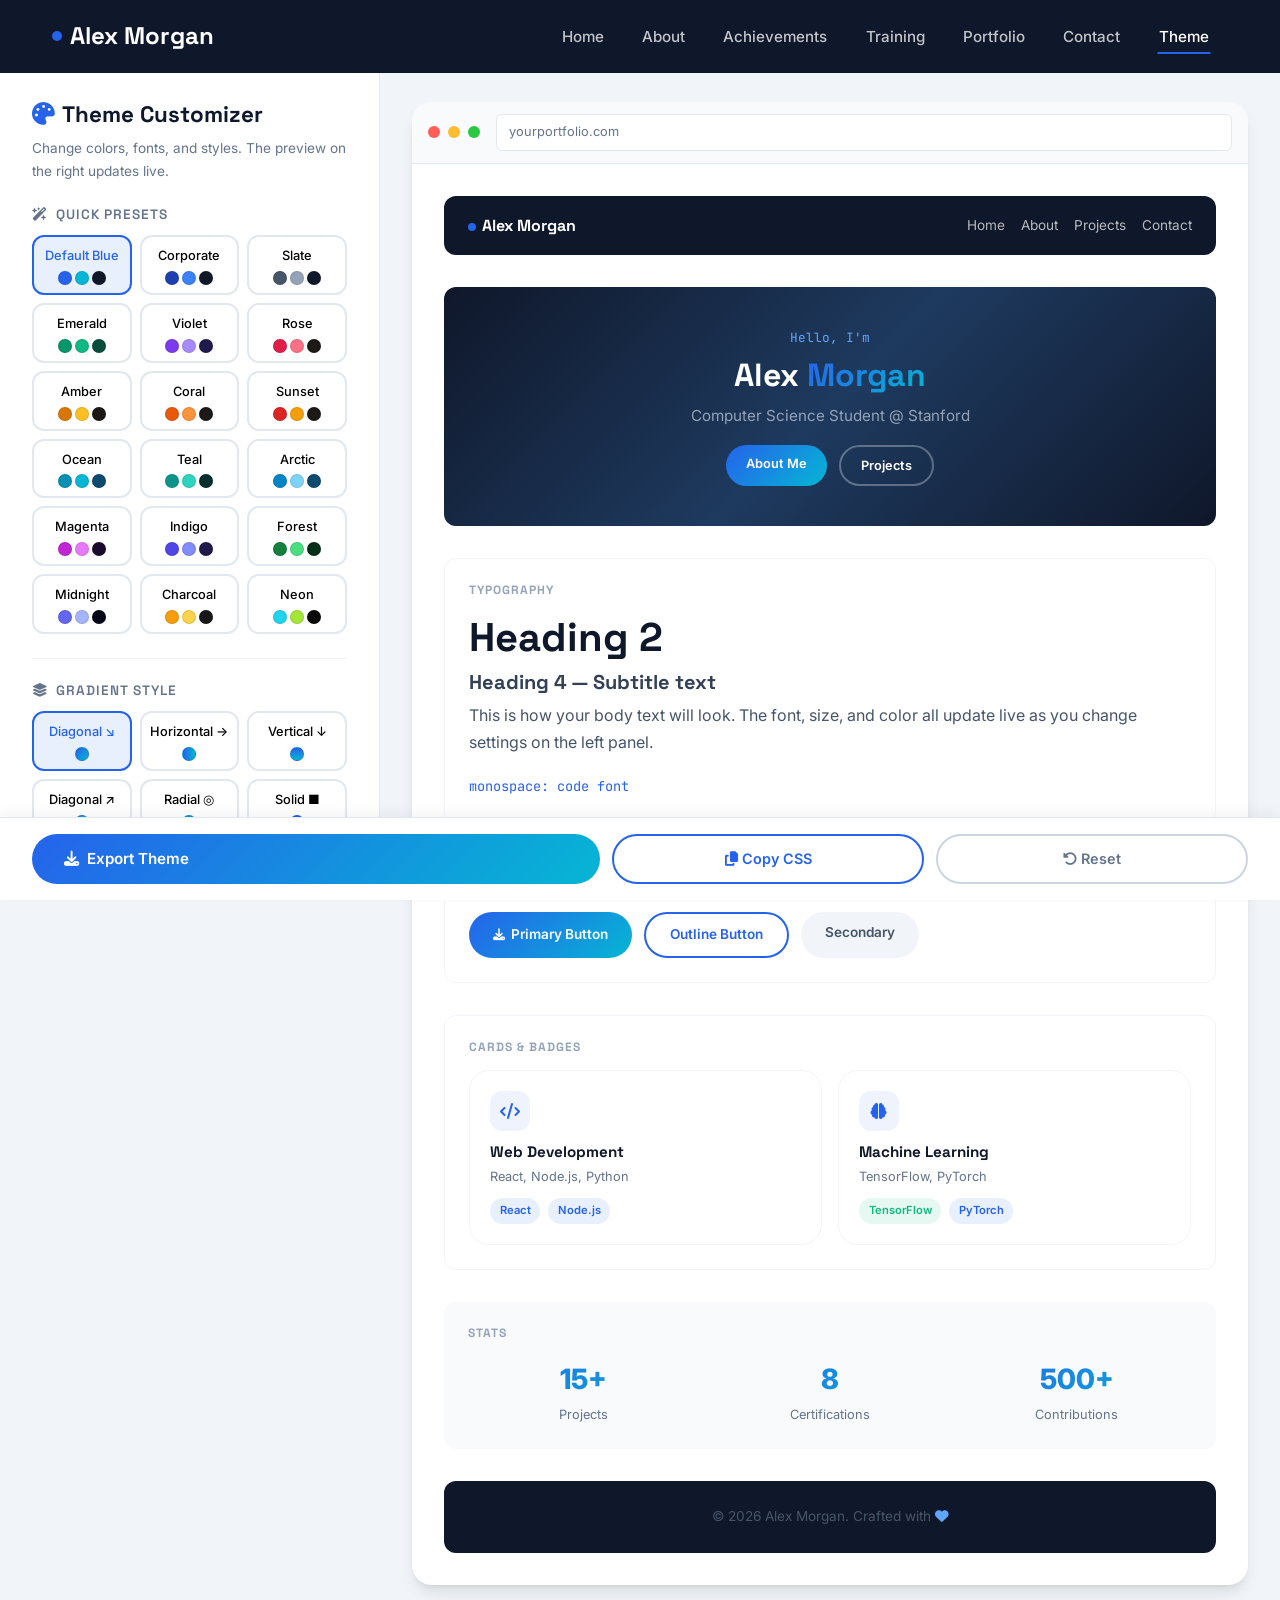
<file: portfolio/pages/theme.html>
<!DOCTYPE html>
<html lang="en">
<head>
  <meta charset="UTF-8">
  <meta name="viewport" content="width=device-width, initial-scale=1.0">
  <title>Theme Customizer | Alex Morgan</title>

  <!-- ============================================================
       HOW THIS PAGE WORKS (for non-technical users)
       ============================================================

       This page lets you VISUALLY change the look of your portfolio
       without editing code. Just use the controls on the left panel.

       When you're happy with your choices:
       1. Click "Export Theme" to download a CSS file
       2. Replace the contents of "portfolio/css/base.css" with it
       3. Your portfolio now uses your new theme!

       WHAT EACH SECTION DOES:
       ┌─────────────────────┬──────────────────────────────────────┐
       │ Section             │ What it controls                     │
       ├─────────────────────┼──────────────────────────────────────┤
       │ Primary Color       │ Main brand color (buttons, links)    │
       │ Accent Color        │ Secondary highlight color            │
       │ Dark Color          │ Dark background sections             │
       │ Background Color    │ Page background                      │
       │ Text Color          │ Main body text color                 │
       │ Heading Font        │ Font used for headings (h1, h2, etc)│
       │ Body Font           │ Font used for paragraphs & UI       │
       │ Font Size           │ Base text size (everything scales)   │
       │ Border Radius       │ How rounded corners are              │
       │ Dark Mode           │ Switch between light & dark themes   │
       └─────────────────────┴──────────────────────────────────────┘
       ============================================================ -->

  <link rel="preconnect" href="https://fonts.googleapis.com">
  <link rel="preconnect" href="https://fonts.gstatic.com" crossorigin>
  <link href="https://fonts.googleapis.com/css2?family=Inter:wght@300;400;500;600;700;800&family=Space+Grotesk:wght@400;500;600;700&family=JetBrains+Mono:wght@400;500&family=Poppins:wght@300;400;500;600;700;800&family=Playfair+Display:wght@400;500;600;700;800&family=Raleway:wght@300;400;500;600;700;800&family=Montserrat:wght@300;400;500;600;700;800&family=Roboto:wght@300;400;500;700&display=swap" rel="stylesheet">
  <link href="https://cdn.jsdelivr.net/npm/bootstrap@5.3.2/dist/css/bootstrap.min.css" rel="stylesheet">
  <link rel="stylesheet" href="https://cdnjs.cloudflare.com/ajax/libs/font-awesome/6.5.1/css/all.min.css">
  <link rel="stylesheet" href="../css/base.css">
  <link rel="stylesheet" href="../css/layout.css">
  <link rel="stylesheet" href="../css/components.css">
  <link rel="stylesheet" href="../css/animations.css">
  <link rel="stylesheet" href="../css/responsive.css">

  <style>
    /* ============================================================
       THEME EDITOR LAYOUT
       ============================================================
       This section styles the theme editor panel itself.
       You don't need to edit this — just use the controls! */

    body {
      background: var(--gray-100);
    }

    .editor-wrapper {
      display: flex;
      min-height: 100vh;
      padding-top: 70px; /* Space for navbar */
    }

    /* LEFT PANEL — Controls */
    .editor-panel {
      width: 380px;
      min-width: 380px;
      background: var(--white);
      border-right: 1px solid var(--gray-200);
      padding: 2rem;
      overflow-y: auto;
      height: calc(100vh - 70px);
      position: sticky;
      top: 70px;
    }

    .editor-panel h2 {
      font-size: 1.4rem;
      margin-bottom: 0.5rem;
    }

    .editor-panel .subtitle {
      font-size: 0.85rem;
      color: var(--gray-500);
      margin-bottom: 1.5rem;
    }

    .editor-section {
      margin-bottom: 1.5rem;
      padding-bottom: 1.5rem;
      border-bottom: 1px solid var(--gray-100);
    }

    .editor-section:last-child {
      border-bottom: none;
      margin-bottom: 0;
      padding-bottom: 0;
    }

    .editor-section h5 {
      font-size: 0.85rem;
      text-transform: uppercase;
      letter-spacing: 1px;
      color: var(--gray-500);
      margin-bottom: 0.75rem;
      font-weight: 600;
    }

    .color-row {
      display: flex;
      align-items: center;
      gap: 0.75rem;
      margin-bottom: 0.75rem;
    }

    .color-row label {
      font-size: 0.9rem;
      font-weight: 500;
      min-width: 120px;
      margin-bottom: 0;
    }

    .color-row input[type="color"] {
      width: 44px;
      height: 44px;
      border: 2px solid var(--gray-200);
      border-radius: var(--radius-md);
      cursor: pointer;
      padding: 2px;
      background: var(--white);
    }

    .color-row input[type="color"]:hover {
      border-color: var(--primary);
    }

    .color-row .color-hex {
      font-family: var(--font-mono);
      font-size: 0.8rem;
      color: var(--gray-500);
      min-width: 75px;
    }

    .editor-section select,
    .editor-section input[type="range"] {
      width: 100%;
    }

    .editor-section select {
      padding: 0.6rem 1rem;
      border: 2px solid var(--gray-200);
      border-radius: var(--radius-md);
      font-size: 0.9rem;
      font-family: inherit;
      background: var(--white);
      cursor: pointer;
      transition: border-color 0.2s;
    }

    .editor-section select:focus {
      outline: none;
      border-color: var(--primary);
    }

    input[type="range"] {
      -webkit-appearance: none;
      height: 6px;
      background: var(--gray-200);
      border-radius: 10px;
      outline: none;
      margin-top: 0.5rem;
    }

    input[type="range"]::-webkit-slider-thumb {
      -webkit-appearance: none;
      width: 20px;
      height: 20px;
      border-radius: 50%;
      background: var(--primary);
      cursor: pointer;
      border: 3px solid var(--white);
      box-shadow: var(--shadow-md);
    }

    .range-labels {
      display: flex;
      justify-content: space-between;
      font-size: 0.75rem;
      color: var(--gray-400);
      margin-top: 0.25rem;
    }

    .range-value {
      font-family: var(--font-mono);
      font-size: 0.8rem;
      color: var(--primary);
      font-weight: 600;
    }

    /* RIGHT PANEL — Live Preview */
    .editor-preview {
      flex: 1;
      padding: 2rem;
      overflow-y: auto;
    }

    .preview-frame {
      background: var(--white);
      border-radius: var(--radius-lg);
      box-shadow: var(--shadow-lg);
      overflow: hidden;
      max-width: 1100px;
      margin: 0 auto;
    }

    .preview-header {
      background: var(--gray-50);
      padding: 0.75rem 1rem;
      display: flex;
      align-items: center;
      gap: 0.5rem;
      border-bottom: 1px solid var(--gray-200);
    }

    .preview-dot {
      width: 12px;
      height: 12px;
      border-radius: 50%;
    }

    .preview-dot.red { background: #ff5f57; }
    .preview-dot.yellow { background: #febc2e; }
    .preview-dot.green { background: #28c840; }

    .preview-url {
      flex: 1;
      background: var(--white);
      padding: 0.4rem 0.75rem;
      border-radius: 6px;
      font-size: 0.8rem;
      color: var(--gray-500);
      border: 1px solid var(--gray-200);
      margin-left: 0.5rem;
    }

    .preview-body {
      padding: 2rem;
    }

    /* Action Buttons */
    .action-buttons {
      position: fixed;
      bottom: 0;
      left: 0;
      right: 0;
      background: var(--white);
      border-top: 1px solid var(--gray-200);
      padding: 1rem 2rem;
      display: flex;
      gap: 0.75rem;
      z-index: 100;
      box-shadow: 0 -4px 12px rgba(0,0,0,0.05);
    }

    .action-buttons .btn {
      flex: 1;
    }

    /* Theme Toggle */
    .theme-toggle-wrapper {
      display: flex;
      align-items: center;
      justify-content: space-between;
      padding: 0.75rem 1rem;
      background: var(--gray-50);
      border-radius: var(--radius-md);
      margin-bottom: 0.75rem;
    }

    .theme-toggle-wrapper label {
      font-size: 0.9rem;
      font-weight: 500;
      margin-bottom: 0;
    }

    .toggle-switch {
      width: 48px;
      height: 26px;
      background: var(--gray-300);
      border-radius: 13px;
      position: relative;
      cursor: pointer;
      transition: background 0.3s;
    }

    .toggle-switch.active {
      background: var(--primary);
    }

    .toggle-switch::after {
      content: '';
      width: 20px;
      height: 20px;
      background: var(--white);
      border-radius: 50%;
      position: absolute;
      top: 3px;
      left: 3px;
      transition: transform 0.3s;
      box-shadow: var(--shadow-sm);
    }

    .toggle-switch.active::after {
      transform: translateX(22px);
    }

    /* Quick Presets */
    .preset-grid {
      display: grid;
      grid-template-columns: 1fr 1fr;
      gap: 0.5rem;
    }

    .preset-grid-3 {
      grid-template-columns: 1fr 1fr 1fr;
    }

    .preset-btn {
      padding: 0.5rem;
      border: 2px solid var(--gray-200);
      border-radius: var(--radius-md);
      background: var(--white);
      cursor: pointer;
      text-align: center;
      font-size: 0.8rem;
      font-weight: 500;
      transition: all 0.2s;
    }

    .preset-btn:hover {
      border-color: var(--primary);
      background: rgba(37, 99, 235, 0.05);
    }

    .preset-btn.active {
      border-color: var(--primary);
      background: rgba(37, 99, 235, 0.1);
      color: var(--primary);
    }

    .preset-colors {
      display: flex;
      gap: 3px;
      justify-content: center;
      margin-top: 4px;
    }

    .preset-swatch {
      width: 14px;
      height: 14px;
      border-radius: 50%;
      border: 1px solid rgba(0,0,0,0.1);
    }

    /* Preview Sections */
    .preview-section {
      margin-bottom: 2rem;
      padding: 1.5rem;
      border: 1px solid var(--gray-100);
      border-radius: var(--radius-md);
    }

    .preview-section h6 {
      font-size: 0.75rem;
      text-transform: uppercase;
      letter-spacing: 1px;
      color: var(--gray-400);
      margin-bottom: 1rem;
    }

    /* Toast */
    .toast-message {
      position: fixed;
      bottom: 80px;
      right: 30px;
      background: var(--gray-900);
      color: var(--white);
      padding: 0.75rem 1.5rem;
      border-radius: var(--radius-md);
      font-size: 0.9rem;
      z-index: 9999;
      opacity: 0;
      transform: translateY(10px);
      transition: all 0.3s;
      pointer-events: none;
    }

    .toast-message.show {
      opacity: 1;
      transform: translateY(0);
    }

    /* 3-col grid on smaller screens */
    @media (max-width: 600px) {
      .preset-grid-3 {
        grid-template-columns: 1fr 1fr;
      }
    }

    @media (max-width: 400px) {
      .preset-grid-3 {
        grid-template-columns: 1fr;
      }
    }

    /* Mobile */
    @media (max-width: 992px) {
      .editor-wrapper {
        flex-direction: column;
      }

      .editor-panel {
        width: 100%;
        min-width: auto;
        height: auto;
        position: relative;
        top: 0;
        border-right: none;
        border-bottom: 1px solid var(--gray-200);
      }

      .editor-preview {
        padding: 1rem;
        padding-bottom: 80px;
      }

      .action-buttons {
        position: fixed;
      }
    }
  </style>
</head>
<body>
  <!-- Navigation -->
  <nav class="navbar navbar-expand-lg navbar-custom" id="mainNav" style="background:var(--gray-900);">
    <div class="container">
      <a class="navbar-brand-custom" href="../index.html"><span class="brand-dot"></span> Alex Morgan</a>
      <button class="navbar-toggler navbar-toggler-custom" type="button" data-bs-toggle="collapse" data-bs-target="#navbarNav"><span></span><span></span><span></span></button>
      <div class="collapse navbar-collapse" id="navbarNav">
        <ul class="navbar-nav ms-auto">
          <li class="nav-item"><a class="nav-link-custom" href="../index.html">Home</a></li>
          <li class="nav-item"><a class="nav-link-custom" href="about.html">About</a></li>
          <li class="nav-item"><a class="nav-link-custom" href="achievements.html">Achievements</a></li>
          <li class="nav-item"><a class="nav-link-custom" href="training.html">Training</a></li>
          <li class="nav-item"><a class="nav-link-custom" href="portfolio.html">Portfolio</a></li>
          <li class="nav-item"><a class="nav-link-custom" href="contact.html">Contact</a></li>
          <li class="nav-item"><a class="nav-link-custom active" href="theme.html">Theme</a></li>
        </ul>
      </div>
    </div>
  </nav>

  <!-- Theme Editor Layout -->
  <div class="editor-wrapper">

    <!-- ============================================================
         LEFT PANEL — Theme Controls
         ============================================================
         This is where all the customization controls live.
         Each section has a clear label explaining what it does. -->

    <div class="editor-panel">

      <h2><i class="fas fa-palette me-2" style="color:var(--primary);"></i>Theme Customizer</h2>
      <p class="subtitle">Change colors, fonts, and styles. The preview on the right updates live.</p>

      <!-- ==================== QUICK PRESETS ====================
           Click a preset to apply a complete color scheme instantly.
           These are pre-configured combinations that work well together.
           To add a new preset: add a button below AND add its colors
           to the 'presets' object in the JavaScript at the bottom. -->
      <div class="editor-section">
        <h5><i class="fas fa-wand-magic-sparkles me-2"></i>Quick Presets</h5>
        <div class="preset-grid preset-grid-3">

          <!-- === PROFESSIONAL === -->
          <button class="preset-btn active" data-preset="default" onclick="applyPreset('default')">
            Default Blue
            <div class="preset-colors">
              <span class="preset-swatch" style="background:#2563eb;"></span>
              <span class="preset-swatch" style="background:#06b6d4;"></span>
              <span class="preset-swatch" style="background:#0f172a;"></span>
            </div>
          </button>
          <button class="preset-btn" data-preset="corporate" onclick="applyPreset('corporate')">
            Corporate
            <div class="preset-colors">
              <span class="preset-swatch" style="background:#1e40af;"></span>
              <span class="preset-swatch" style="background:#3b82f6;"></span>
              <span class="preset-swatch" style="background:#111827;"></span>
            </div>
          </button>
          <button class="preset-btn" data-preset="slate" onclick="applyPreset('slate')">
            Slate
            <div class="preset-colors">
              <span class="preset-swatch" style="background:#475569;"></span>
              <span class="preset-swatch" style="background:#94a3b8;"></span>
              <span class="preset-swatch" style="background:#0f172a;"></span>
            </div>
          </button>

          <!-- === BOLD === -->
          <button class="preset-btn" data-preset="emerald" onclick="applyPreset('emerald')">
            Emerald
            <div class="preset-colors">
              <span class="preset-swatch" style="background:#059669;"></span>
              <span class="preset-swatch" style="background:#10b981;"></span>
              <span class="preset-swatch" style="background:#064e3b;"></span>
            </div>
          </button>
          <button class="preset-btn" data-preset="violet" onclick="applyPreset('violet')">
            Violet
            <div class="preset-colors">
              <span class="preset-swatch" style="background:#7c3aed;"></span>
              <span class="preset-swatch" style="background:#a78bfa;"></span>
              <span class="preset-swatch" style="background:#1e1b4b;"></span>
            </div>
          </button>
          <button class="preset-btn" data-preset="rose" onclick="applyPreset('rose')">
            Rose
            <div class="preset-colors">
              <span class="preset-swatch" style="background:#e11d48;"></span>
              <span class="preset-swatch" style="background:#fb7185;"></span>
              <span class="preset-swatch" style="background:#1c1917;"></span>
            </div>
          </button>

          <!-- === WARM === -->
          <button class="preset-btn" data-preset="amber" onclick="applyPreset('amber')">
            Amber
            <div class="preset-colors">
              <span class="preset-swatch" style="background:#d97706;"></span>
              <span class="preset-swatch" style="background:#fbbf24;"></span>
              <span class="preset-swatch" style="background:#1c1917;"></span>
            </div>
          </button>
          <button class="preset-btn" data-preset="coral" onclick="applyPreset('coral')">
            Coral
            <div class="preset-colors">
              <span class="preset-swatch" style="background:#ea580c;"></span>
              <span class="preset-swatch" style="background:#fb923c;"></span>
              <span class="preset-swatch" style="background:#1c1917;"></span>
            </div>
          </button>
          <button class="preset-btn" data-preset="sunset" onclick="applyPreset('sunset')">
            Sunset
            <div class="preset-colors">
              <span class="preset-swatch" style="background:#dc2626;"></span>
              <span class="preset-swatch" style="background:#f59e0b;"></span>
              <span class="preset-swatch" style="background:#1c1917;"></span>
            </div>
          </button>

          <!-- === COOL === -->
          <button class="preset-btn" data-preset="ocean" onclick="applyPreset('ocean')">
            Ocean
            <div class="preset-colors">
              <span class="preset-swatch" style="background:#0891b2;"></span>
              <span class="preset-swatch" style="background:#06b6d4;"></span>
              <span class="preset-swatch" style="background:#0c4a6e;"></span>
            </div>
          </button>
          <button class="preset-btn" data-preset="teal" onclick="applyPreset('teal')">
            Teal
            <div class="preset-colors">
              <span class="preset-swatch" style="background:#0d9488;"></span>
              <span class="preset-swatch" style="background:#2dd4bf;"></span>
              <span class="preset-swatch" style="background:#042f2e;"></span>
            </div>
          </button>
          <button class="preset-btn" data-preset="arctic" onclick="applyPreset('arctic')">
            Arctic
            <div class="preset-colors">
              <span class="preset-swatch" style="background:#0284c7;"></span>
              <span class="preset-swatch" style="background:#7dd3fc;"></span>
              <span class="preset-swatch" style="background:#0c4a6e;"></span>
            </div>
          </button>

          <!-- === CREATIVE === -->
          <button class="preset-btn" data-preset="magenta" onclick="applyPreset('magenta')">
            Magenta
            <div class="preset-colors">
              <span class="preset-swatch" style="background:#c026d3;"></span>
              <span class="preset-swatch" style="background:#e879f9;"></span>
              <span class="preset-swatch" style="background:#1a0a2e;"></span>
            </div>
          </button>
          <button class="preset-btn" data-preset="indigo" onclick="applyPreset('indigo')">
            Indigo
            <div class="preset-colors">
              <span class="preset-swatch" style="background:#4f46e5;"></span>
              <span class="preset-swatch" style="background:#818cf8;"></span>
              <span class="preset-swatch" style="background:#1e1b4b;"></span>
            </div>
          </button>
          <button class="preset-btn" data-preset="forest" onclick="applyPreset('forest')">
            Forest
            <div class="preset-colors">
              <span class="preset-swatch" style="background:#15803d;"></span>
              <span class="preset-swatch" style="background:#4ade80;"></span>
              <span class="preset-swatch" style="background:#052e16;"></span>
            </div>
          </button>

          <!-- === DARK PRO === -->
          <button class="preset-btn" data-preset="midnight" onclick="applyPreset('midnight')">
            Midnight
            <div class="preset-colors">
              <span class="preset-swatch" style="background:#6366f1;"></span>
              <span class="preset-swatch" style="background:#a5b4fc;"></span>
              <span class="preset-swatch" style="background:#020617;"></span>
            </div>
          </button>
          <button class="preset-btn" data-preset="charcoal" onclick="applyPreset('charcoal')">
            Charcoal
            <div class="preset-colors">
              <span class="preset-swatch" style="background:#f59e0b;"></span>
              <span class="preset-swatch" style="background:#fcd34d;"></span>
              <span class="preset-swatch" style="background:#18181b;"></span>
            </div>
          </button>
          <button class="preset-btn" data-preset="neon" onclick="applyPreset('neon')">
            Neon
            <div class="preset-colors">
              <span class="preset-swatch" style="background:#22d3ee;"></span>
              <span class="preset-swatch" style="background:#a3e635;"></span>
              <span class="preset-swatch" style="background:#0a0a0a;"></span>
            </div>
          </button>

        </div>
      </div>

      <!-- ==================== GRADIENT OPTIONS ====================
           Choose how the main gradient looks on buttons, highlights,
           and hero sections. Each option changes the angle/direction
           or style of the gradient. -->
      <div class="editor-section">
        <h5><i class="fas fa-layer-group me-2"></i>Gradient Style</h5>
        <div class="preset-grid preset-grid-3">
          <button class="preset-btn active" data-gradient="135deg" onclick="updateGradient('135deg')">
            Diagonal ↘
            <div class="preset-colors">
              <span class="preset-swatch" style="background:linear-gradient(135deg,#2563eb,#06b6d4);"></span>
            </div>
          </button>
          <button class="preset-btn" data-gradient="90deg" onclick="updateGradient('90deg')">
            Horizontal →
            <div class="preset-colors">
              <span class="preset-swatch" style="background:linear-gradient(90deg,#2563eb,#06b6d4);"></span>
            </div>
          </button>
          <button class="preset-btn" data-gradient="180deg" onclick="updateGradient('180deg')">
            Vertical ↓
            <div class="preset-colors">
              <span class="preset-swatch" style="background:linear-gradient(180deg,#2563eb,#06b6d4);"></span>
            </div>
          </button>
          <button class="preset-btn" data-gradient="45deg" onclick="updateGradient('45deg')">
            Diagonal ↗
            <div class="preset-colors">
              <span class="preset-swatch" style="background:linear-gradient(45deg,#2563eb,#06b6d4);"></span>
            </div>
          </button>
          <button class="preset-btn" data-gradient="radial" onclick="updateGradient('radial')">
            Radial ◎
            <div class="preset-colors">
              <span class="preset-swatch" style="background:radial-gradient(circle,#2563eb,#06b6d4);"></span>
            </div>
          </button>
          <button class="preset-btn" data-gradient="none" onclick="updateGradient('none')">
            Solid ■
            <div class="preset-colors">
              <span class="preset-swatch" style="background:#2563eb;"></span>
            </div>
          </button>
        </div>
      </div>

      <!-- ==================== DARK MODE TOGGLE ====================
           Switch between light and dark themes.
           Dark mode makes the background dark and text light. -->
      <div class="editor-section">
        <h5><i class="fas fa-circle-half-stroke me-2"></i>Appearance</h5>
        <div class="theme-toggle-wrapper">
          <label>Dark Mode</label>
          <div class="toggle-switch" id="darkModeToggle" onclick="toggleDarkMode()"></div>
        </div>
      </div>

      <!-- ==================== COLORS ====================
           These control the main colors used across the site.
           Click the colored circle to open a color picker.
           The hex code (like #2563eb) updates automatically. -->

      <div class="editor-section">
        <h5><i class="fas fa-droplet me-2"></i>Colors</h5>

        <!-- Primary Color: Used for buttons, links, and highlights -->
        <div class="color-row">
          <label>Primary</label>
          <input type="color" id="colorPrimary" value="#2563eb" onchange="updateColor('primary', this.value)">
          <span class="color-hex" id="hexPrimary">#2563eb</span>
        </div>

        <!-- Accent Color: Used for secondary highlights and gradients -->
        <div class="color-row">
          <label>Accent</label>
          <input type="color" id="colorAccent" value="#06b6d4" onchange="updateColor('accent', this.value)">
          <span class="color-hex" id="hexAccent">#06b6d4</span>
        </div>

        <!-- Dark Color: Background of dark sections and navbar -->
        <div class="color-row">
          <label>Dark</label>
          <input type="color" id="colorDark" value="#0f172a" onchange="updateColor('dark', this.value)">
          <span class="color-hex" id="hexDark">#0f172a</span>
        </div>

        <!-- Background Color: Main page background -->
        <div class="color-row">
          <label>Background</label>
          <input type="color" id="colorBg" value="#ffffff" onchange="updateColor('bg', this.value)">
          <span class="color-hex" id="hexBg">#ffffff</span>
        </div>

        <!-- Text Color: Main paragraph text color -->
        <div class="color-row">
          <label>Text</label>
          <input type="color" id="colorText" value="#475569" onchange="updateColor('text', this.value)">
          <span class="color-hex" id="hexText">#475569</span>
        </div>
      </div>

      <!-- ==================== TYPOGRAPHY ====================
           Change the fonts used across the site.
           "Heading Font" applies to titles (h1, h2, h3).
           "Body Font" applies to paragraphs and buttons.
           The font size slider scales everything proportionally. -->

      <div class="editor-section">
        <h5><i class="fas fa-font me-2"></i>Typography</h5>

        <!-- Heading Font: Font for h1, h2, h3, etc. -->
        <div class="mb-3">
          <label style="font-size:0.85rem;font-weight:500;">Heading Font</label>
          <select id="fontHeading" onchange="updateFont('heading', this.value)">
            <option value="'Space Grotesk', sans-serif" selected>Space Grotesk (Default)</option>
            <option value="'Poppins', sans-serif">Poppins</option>
            <option value="'Montserrat', sans-serif">Montserrat</option>
            <option value="'Raleway', sans-serif">Raleway</option>
            <option value="'Playfair Display', serif">Playfair Display</option>
            <option value="'Roboto', sans-serif">Roboto</option>
            <option value="'Inter', sans-serif">Inter</option>
            <option value="Georgia, serif">Georgia</option>
          </select>
        </div>

        <!-- Body Font: Font for all other text -->
        <div class="mb-3">
          <label style="font-size:0.85rem;font-weight:500;">Body Font</label>
          <select id="fontBody" onchange="updateFont('body', this.value)">
            <option value="'Inter', sans-serif" selected>Inter (Default)</option>
            <option value="'Poppins', sans-serif">Poppins</option>
            <option value="'Montserrat', sans-serif">Montserrat</option>
            <option value="'Raleway', sans-serif">Raleway</option>
            <option value="'Roboto', sans-serif">Roboto</option>
            <option value="'Playfair Display', serif">Playfair Display</option>
            <option value="Georgia, serif">Georgia</option>
          </select>
        </div>

        <!-- Font Size: Controls base text size. Everything scales from this. -->
        <div>
          <label style="font-size:0.85rem;font-weight:500;display:flex;justify-content:space-between;">
            Base Font Size
            <span class="range-value" id="fontSizeValue">16px</span>
          </label>
          <input type="range" id="fontSize" min="12" max="22" value="16" oninput="updateFontSize(this.value)">
          <div class="range-labels">
            <span>Smaller</span>
            <span>Larger</span>
          </div>
        </div>
      </div>

      <!-- ==================== SPACING & SHAPE ====================
           Control how rounded corners are.
           "Small" = subtle rounding, "Large" = very round, pill-like. -->

      <div class="editor-section">
        <h5><i class="fas fa-shapes me-2"></i>Shape & Spacing</h5>

        <!-- Border Radius: How rounded corners appear -->
        <div class="mb-3">
          <label style="font-size:0.85rem;font-weight:500;display:flex;justify-content:space-between;">
            Corner Rounding
            <span class="range-value" id="radiusValue">20px</span>
          </label>
          <input type="range" id="borderRadius" min="0" max="40" value="20" oninput="updateRadius(this.value)">
          <div class="range-labels">
            <span>Square</span>
            <span>Pill</span>
          </div>
        </div>

        <!-- Section Padding: Space inside each section -->
        <div>
          <label style="font-size:0.85rem;font-weight:500;display:flex;justify-content:space-between;">
            Section Spacing
            <span class="range-value" id="spacingValue">100px</span>
          </label>
          <input type="range" id="sectionSpacing" min="40" max="160" value="100" oninput="updateSpacing(this.value)">
          <div class="range-labels">
            <span>Compact</span>
            <span>Spacious</span>
          </div>
        </div>
      </div>

      <!-- ==================== INSTRUCTIONS ====================
           Simple step-by-step guide for applying the theme. -->
      <div class="editor-section" style="background:var(--gray-50);padding:1rem;border-radius:var(--radius-md);border:1px solid var(--gray-100);">
        <h5><i class="fas fa-info-circle me-2"></i>How to Apply</h5>
        <ol style="font-size:0.85rem;color:var(--gray-600);margin:0;padding-left:1.25rem;line-height:1.8;">
          <li>Customize using the controls above</li>
          <li>Click <strong>"Export Theme"</strong> below</li>
          <li>A file will download — open it</li>
          <li>Copy ALL the text inside the file</li>
          <li>Open <code>portfolio/css/base.css</code></li>
          <li>Select all (Ctrl+A) and paste (Ctrl+V)</li>
          <li>Save the file — your theme is live!</li>
        </ol>
      </div>
    </div>

    <!-- ============================================================
         RIGHT PANEL — Live Preview
         ============================================================
         This shows a real-time preview of how your changes look.
         The preview updates instantly when you change any setting. -->

    <div class="editor-preview">
      <div class="preview-frame">

        <!-- Browser chrome mockup -->
        <div class="preview-header">
          <span class="preview-dot red"></span>
          <span class="preview-dot yellow"></span>
          <span class="preview-dot green"></span>
          <span class="preview-url" id="previewUrl">yourportfolio.com</span>
        </div>

        <!-- Live Preview Content -->
        <div class="preview-body" id="previewBody">

          <!-- Preview: Navbar -->
          <div class="preview-section" id="previewNav" style="background:var(--secondary);border:none;color:white;padding:1rem 1.5rem;border-radius:var(--radius-md);display:flex;align-items:center;justify-content:space-between;">
            <div style="font-weight:700;font-family:var(--font-heading);">
              <span style="display:inline-block;width:8px;height:8px;background:var(--primary);border-radius:50%;margin-right:6px;"></span>Alex Morgan
            </div>
            <div style="display:flex;gap:1rem;font-size:0.85rem;opacity:0.7;">
              <span>Home</span><span>About</span><span>Projects</span><span>Contact</span>
            </div>
          </div>

          <!-- Preview: Hero -->
          <div class="preview-section" style="background:var(--gradient-hero);border:none;color:white;text-align:center;padding:2.5rem 1.5rem;border-radius:var(--radius-md);margin-bottom:2rem;">
            <p style="color:var(--primary-light);font-family:var(--font-mono);font-size:0.8rem;margin-bottom:0.5rem;">Hello, I'm</p>
            <h1 style="color:white;font-size:2rem;margin-bottom:0.5rem;">Alex <span style="background:var(--gradient-primary);-webkit-background-clip:text;-webkit-text-fill-color:transparent;">Morgan</span></h1>
            <p style="color:var(--gray-400);font-size:0.95rem;margin-bottom:1rem;">Computer Science Student @ Stanford</p>
            <div style="display:flex;gap:0.75rem;justify-content:center;">
              <span style="background:var(--gradient-primary);color:white;padding:0.5rem 1.25rem;border-radius:var(--radius-xl);font-size:0.8rem;font-weight:600;">About Me</span>
              <span style="border:2px solid rgba(255,255,255,0.3);color:white;padding:0.5rem 1.25rem;border-radius:var(--radius-xl);font-size:0.8rem;font-weight:600;">Projects</span>
            </div>
          </div>

          <!-- Preview: Typography -->
          <div class="preview-section">
            <h6>Typography</h6>
            <h2 style="margin-bottom:0.5rem;">Heading 2</h2>
            <h4 style="margin-bottom:0.5rem;color:var(--gray-700);">Heading 4 — Subtitle text</h4>
            <p style="margin-bottom:1rem;color:var(--gray-600);">This is how your body text will look. The font, size, and color all update live as you change settings on the left panel.</p>
            <span style="font-family:var(--font-mono);font-size:0.85rem;color:var(--primary);">monospace: code font</span>
          </div>

          <!-- Preview: Buttons -->
          <div class="preview-section">
            <h6>Buttons</h6>
            <div style="display:flex;gap:0.75rem;flex-wrap:wrap;">
              <span style="background:var(--gradient-primary);color:white;padding:0.6rem 1.5rem;border-radius:var(--radius-xl);font-size:0.85rem;font-weight:600;display:inline-flex;align-items:center;gap:0.4rem;">
                <i class="fas fa-download" style="font-size:0.75rem;"></i> Primary Button
              </span>
              <span style="border:2px solid var(--primary);color:var(--primary);padding:0.6rem 1.5rem;border-radius:var(--radius-xl);font-size:0.85rem;font-weight:600;">
                Outline Button
              </span>
              <span style="background:var(--gray-100);color:var(--gray-600);padding:0.6rem 1.5rem;border-radius:var(--radius-xl);font-size:0.85rem;font-weight:600;">
                Secondary
              </span>
            </div>
          </div>

          <!-- Preview: Cards -->
          <div class="preview-section">
            <h6>Cards & Badges</h6>
            <div style="display:grid;grid-template-columns:1fr 1fr;gap:1rem;">
              <div style="background:var(--white);border:1px solid var(--gray-100);border-radius:var(--radius-lg);padding:1.25rem;">
                <div style="width:40px;height:40px;background:rgba(37,99,235,0.08);color:var(--primary);border-radius:var(--radius-md);display:flex;align-items:center;justify-content:center;margin-bottom:0.75rem;">
                  <i class="fas fa-code"></i>
                </div>
                <h5 style="font-size:0.95rem;margin-bottom:0.25rem;">Web Development</h5>
                <p style="font-size:0.8rem;color:var(--gray-500);margin-bottom:0.5rem;">React, Node.js, Python</p>
                <span style="display:inline-block;padding:0.2rem 0.6rem;border-radius:var(--radius-xl);font-size:0.7rem;font-weight:600;background:rgba(37,99,235,0.1);color:var(--primary);margin-right:0.25rem;">React</span>
                <span style="display:inline-block;padding:0.2rem 0.6rem;border-radius:var(--radius-xl);font-size:0.7rem;font-weight:600;background:rgba(37,99,235,0.1);color:var(--primary);">Node.js</span>
              </div>
              <div style="background:var(--white);border:1px solid var(--gray-100);border-radius:var(--radius-lg);padding:1.25rem;">
                <div style="width:40px;height:40px;background:rgba(37,99,235,0.08);color:var(--primary);border-radius:var(--radius-md);display:flex;align-items:center;justify-content:center;margin-bottom:0.75rem;">
                  <i class="fas fa-brain"></i>
                </div>
                <h5 style="font-size:0.95rem;margin-bottom:0.25rem;">Machine Learning</h5>
                <p style="font-size:0.8rem;color:var(--gray-500);margin-bottom:0.5rem;">TensorFlow, PyTorch</p>
                <span style="display:inline-block;padding:0.2rem 0.6rem;border-radius:var(--radius-xl);font-size:0.7rem;font-weight:600;background:rgba(16,185,129,0.1);color:#10b981;margin-right:0.25rem;">TensorFlow</span>
                <span style="display:inline-block;padding:0.2rem 0.6rem;border-radius:var(--radius-xl);font-size:0.7rem;font-weight:600;background:rgba(37,99,235,0.1);color:var(--primary);">PyTorch</span>
              </div>
            </div>
          </div>

          <!-- Preview: Stats -->
          <div class="preview-section" style="background:var(--gray-50);border:none;">
            <h6>Stats</h6>
            <div style="display:grid;grid-template-columns:1fr 1fr 1fr;gap:1rem;text-align:center;">
              <div>
                <div style="font-size:1.75rem;font-weight:800;background:var(--gradient-primary);-webkit-background-clip:text;-webkit-text-fill-color:transparent;">15+</div>
                <div style="font-size:0.8rem;color:var(--gray-500);">Projects</div>
              </div>
              <div>
                <div style="font-size:1.75rem;font-weight:800;background:var(--gradient-primary);-webkit-background-clip:text;-webkit-text-fill-color:transparent;">8</div>
                <div style="font-size:0.8rem;color:var(--gray-500);">Certifications</div>
              </div>
              <div>
                <div style="font-size:1.75rem;font-weight:800;background:var(--gradient-primary);-webkit-background-clip:text;-webkit-text-fill-color:transparent;">500+</div>
                <div style="font-size:0.8rem;color:var(--gray-500);">Contributions</div>
              </div>
            </div>
          </div>

          <!-- Preview: Footer -->
          <div style="background:var(--gray-900);color:var(--gray-400);padding:1.5rem;border-radius:var(--radius-md);text-align:center;margin-top:1rem;">
            <p style="font-size:0.85rem;margin:0;">© 2026 Alex Morgan. Crafted with <i class="fas fa-heart" style="color:var(--primary-light);"></i></p>
          </div>

        </div>
      </div>
    </div>

  </div>

  <!-- ============================================================
       ACTION BUTTONS (Fixed at bottom)
       ============================================================
       Export: Downloads a CSS file with your theme settings
       Reset: Returns all settings to defaults
       Copy: Copies the CSS to clipboard -->
  <div class="action-buttons">
    <button class="btn btn-primary-custom" onclick="exportTheme()" style="flex:2;">
      <i class="fas fa-download"></i> Export Theme
    </button>
    <button class="btn btn-outline-primary-custom" onclick="copyTheme()">
      <i class="fas fa-copy"></i> Copy CSS
    </button>
    <button class="btn btn-outline-primary-custom" onclick="resetTheme()" style="color:var(--gray-500);border-color:var(--gray-300);">
      <i class="fas fa-rotate-left"></i> Reset
    </button>
  </div>

  <!-- Toast notification -->
  <div class="toast-message" id="toastMessage">Copied to clipboard!</div>

  <script src="https://cdn.jsdelivr.net/npm/bootstrap@5.3.2/dist/js/bootstrap.bundle.min.js"></script>
  <script>
    /* ============================================================
       THEME CUSTOMIZER — JavaScript
       ============================================================
       This code handles all the live preview and export logic.
       You don't need to edit this unless you want to add new controls. */

    // ===== STATE =====
    // These store the current theme values.
    // When you change a control, these update and the preview refreshes.
    let theme = {
      primary: '#2563eb',
      accent: '#06b6d4',
      dark: '#0f172a',
      bg: '#ffffff',
      text: '#475569',
      fontHeading: "'Space Grotesk', sans-serif",
      fontBody: "'Inter', sans-serif",
      fontSize: 16,
      borderRadius: 20,
      sectionSpacing: 100,
      darkMode: false
    };

    // ===== PRESETS =====
    // Each preset is a complete color scheme.
    // To add your own: 1) Add a button in the HTML preset-grid above
    //    2) Add the colors here like this:
    //    mypreset: { primary: '#hex', accent: '#hex', dark: '#hex', bg: '#hex', text: '#hex' }
    //
    // HOW TO PICK COLORS:
    // 1. Go to coolors.co or google "color picker"
    // 2. Pick a "primary" color (your main brand color)
    // 3. Pick an "accent" color (a complementary lighter color)
    // 4. Pick a "dark" color (for dark backgrounds — usually very dark blue/black)
    // 5. "bg" is usually #ffffff (white) or #0f172a (dark)
    // 6. "text" is your paragraph color — #475569 works for most themes
    const presets = {
      /* --- Professional --- */
      default:    { primary: '#2563eb', accent: '#06b6d4', dark: '#0f172a', bg: '#ffffff', text: '#475569' },
      corporate:  { primary: '#1e40af', accent: '#3b82f6', dark: '#111827', bg: '#ffffff', text: '#374151' },
      slate:      { primary: '#475569', accent: '#94a3b8', dark: '#0f172a', bg: '#ffffff', text: '#475569' },

      /* --- Bold --- */
      emerald:    { primary: '#059669', accent: '#10b981', dark: '#064e3b', bg: '#ffffff', text: '#475569' },
      violet:     { primary: '#7c3aed', accent: '#a78bfa', dark: '#1e1b4b', bg: '#ffffff', text: '#475569' },
      rose:       { primary: '#e11d48', accent: '#fb7185', dark: '#1c1917', bg: '#ffffff', text: '#475569' },

      /* --- Warm --- */
      amber:      { primary: '#d97706', accent: '#fbbf24', dark: '#1c1917', bg: '#ffffff', text: '#475569' },
      coral:      { primary: '#ea580c', accent: '#fb923c', dark: '#1c1917', bg: '#ffffff', text: '#475569' },
      sunset:     { primary: '#dc2626', accent: '#f59e0b', dark: '#1c1917', bg: '#ffffff', text: '#475569' },

      /* --- Cool --- */
      ocean:      { primary: '#0891b2', accent: '#06b6d4', dark: '#0c4a6e', bg: '#ffffff', text: '#475569' },
      teal:       { primary: '#0d9488', accent: '#2dd4bf', dark: '#042f2e', bg: '#ffffff', text: '#475569' },
      arctic:     { primary: '#0284c7', accent: '#7dd3fc', dark: '#0c4a6e', bg: '#ffffff', text: '#475569' },

      /* --- Creative --- */
      magenta:    { primary: '#c026d3', accent: '#e879f9', dark: '#1a0a2e', bg: '#ffffff', text: '#475569' },
      indigo:     { primary: '#4f46e5', accent: '#818cf8', dark: '#1e1b4b', bg: '#ffffff', text: '#475569' },
      forest:     { primary: '#15803d', accent: '#4ade80', dark: '#052e16', bg: '#ffffff', text: '#475569' },

      /* --- Dark Pro --- */
      midnight:   { primary: '#6366f1', accent: '#a5b4fc', dark: '#020617', bg: '#ffffff', text: '#475569' },
      charcoal:   { primary: '#f59e0b', accent: '#fcd34d', dark: '#18181b', bg: '#ffffff', text: '#475569' },
      neon:       { primary: '#22d3ee', accent: '#a3e635', dark: '#0a0a0a', bg: '#ffffff', text: '#475569' }
    };

    // ===== GRADIENT STATE =====
    // Stores the current gradient direction. Updated by updateGradient().
    let gradientDirection = '135deg';

    // ===== UPDATE GRADIENT =====
    // Changes the gradient direction/style used across the site.
    // 'none' removes the gradient entirely and uses a solid color.
    function updateGradient(direction) {
      gradientDirection = direction;

      // Highlight active gradient button
      document.querySelectorAll('[data-gradient]').forEach(btn => {
        btn.classList.toggle('active', btn.dataset.gradient === direction);
      });

      refreshPreview();
    }

    // ===== APPLY PRESET =====
    // Applies a complete color scheme from the presets above.
    function applyPreset(name) {
      const p = presets[name];
      if (!p) return;

      theme.primary = p.primary;
      theme.accent = p.accent;
      theme.dark = p.dark;
      theme.bg = p.bg;
      theme.text = p.text;

      // Update color picker inputs
      document.getElementById('colorPrimary').value = p.primary;
      document.getElementById('colorAccent').value = p.accent;
      document.getElementById('colorDark').value = p.dark;
      document.getElementById('colorBg').value = p.bg;
      document.getElementById('colorText').value = p.text;

      // Update hex displays
      document.getElementById('hexPrimary').textContent = p.primary;
      document.getElementById('hexAccent').textContent = p.accent;
      document.getElementById('hexDark').textContent = p.dark;
      document.getElementById('hexBg').textContent = p.bg;
      document.getElementById('hexText').textContent = p.text;

      // Highlight active preset button
      document.querySelectorAll('.preset-btn').forEach(btn => {
        btn.classList.toggle('active', btn.dataset.preset === name);
      });

      refreshPreview();
    }

    // ===== COLOR UPDATE =====
    // Called when any color picker changes.
    function updateColor(type, value) {
      theme[type] = value;
      document.getElementById('hex' + type.charAt(0).toUpperCase() + type.slice(1)).textContent = value;
      refreshPreview();
    }

    // ===== FONT UPDATE =====
    function updateFont(type, value) {
      if (type === 'heading') theme.fontHeading = value;
      else theme.fontBody = value;
      refreshPreview();
    }

    // ===== FONT SIZE UPDATE =====
    function updateFontSize(value) {
      theme.fontSize = parseInt(value);
      document.getElementById('fontSizeValue').textContent = value + 'px';
      refreshPreview();
    }

    // ===== BORDER RADIUS UPDATE =====
    function updateRadius(value) {
      theme.borderRadius = parseInt(value);
      document.getElementById('radiusValue').textContent = value + 'px';
      refreshPreview();
    }

    // ===== SECTION SPACING UPDATE =====
    function updateSpacing(value) {
      theme.sectionSpacing = parseInt(value);
      document.getElementById('spacingValue').textContent = value + 'px';
      refreshPreview();
    }

    // ===== DARK MODE TOGGLE =====
    function toggleDarkMode() {
      theme.darkMode = !theme.darkMode;
      const toggle = document.getElementById('darkModeToggle');
      toggle.classList.toggle('active', theme.darkMode);

      if (theme.darkMode) {
        theme.bg = '#0f172a';
        theme.text = '#cbd5e1';
        document.getElementById('colorBg').value = '#0f172a';
        document.getElementById('colorText').value = '#cbd5e1';
        document.getElementById('hexBg').textContent = '#0f172a';
        document.getElementById('hexText').textContent = '#cbd5e1';
      } else {
        theme.bg = '#ffffff';
        theme.text = '#475569';
        document.getElementById('colorBg').value = '#ffffff';
        document.getElementById('colorText').value = '#475569';
        document.getElementById('hexBg').textContent = '#ffffff';
        document.getElementById('hexText').textContent = '#475569';
      }
      refreshPreview();
    }

    // ===== REFRESH PREVIEW =====
    // Applies all current theme values to the preview area.
    function refreshPreview() {
      const root = document.documentElement;
      const body = document.getElementById('previewBody');

      // Compute lighter/darker variants
      const primaryLight = adjustColor(theme.primary, 40);
      const primaryDark = adjustColor(theme.primary, -20);
      const gray50 = theme.darkMode ? '#1e293b' : '#f8fafc';
      const gray100 = theme.darkMode ? '#2d3a4f' : '#f1f5f9';
      const gray200 = theme.darkMode ? '#3d4a5f' : '#e2e8f0';
      const gray400 = theme.darkMode ? '#94a3b8' : '#94a3b8';
      const gray500 = theme.darkMode ? '#cbd5e1' : '#64748b';
      const gray600 = theme.darkMode ? '#94a3b8' : '#475569';
      const gray900 = theme.dark ? theme.dark : '#0f172a';

      // Apply to CSS variables
      root.style.setProperty('--primary', theme.primary);
      root.style.setProperty('--primary-dark', primaryDark);
      root.style.setProperty('--primary-light', primaryLight);
      root.style.setProperty('--accent', theme.accent);
      root.style.setProperty('--accent-light', adjustColor(theme.accent, 30));
      root.style.setProperty('--secondary', theme.dark);
      root.style.setProperty('--white', theme.darkMode ? '#1e293b' : '#ffffff');
      root.style.setProperty('--gray-50', gray50);
      root.style.setProperty('--gray-100', gray100);
      root.style.setProperty('--gray-200', gray200);
      root.style.setProperty('--gray-400', gray400);
      root.style.setProperty('--gray-500', gray500);
      root.style.setProperty('--gray-600', gray600);
      root.style.setProperty('--gray-700', theme.darkMode ? '#e2e8f0' : '#334155');
      root.style.setProperty('--gray-800', theme.darkMode ? '#334155' : '#1e293b');
      root.style.setProperty('--gray-900', gray900);
      root.style.setProperty('--font-heading', theme.fontHeading);
      root.style.setProperty('--font-primary', theme.fontBody);
      root.style.setProperty('--radius-lg', theme.borderRadius + 'px');
      root.style.setProperty('--section-padding', theme.sectionSpacing + 'px 0');
      const gradStr = gradientDirection === 'none'
        ? theme.primary
        : gradientDirection === 'radial'
          ? `radial-gradient(circle, ${theme.primary}, ${theme.accent})`
          : `linear-gradient(${gradientDirection}, ${theme.primary}, ${theme.accent})`;
      root.style.setProperty('--gradient-primary', gradStr);
      root.style.setProperty('--gradient-hero', `linear-gradient(135deg, ${theme.dark} 0%, ${adjustColor(theme.dark, 20)} 50%, ${theme.dark} 100%)`);

      // Apply font size
      body.style.fontSize = theme.fontSize + 'px';
    }

    // ===== COLOR HELPER =====
    // Lightens or darkens a hex color by a percentage.
    // Positive values = lighter, negative = darker.
    function adjustColor(hex, amount) {
      hex = hex.replace('#', '');
      const r = Math.min(255, Math.max(0, parseInt(hex.substring(0, 2), 16) + amount));
      const g = Math.min(255, Math.max(0, parseInt(hex.substring(2, 4), 16) + amount));
      const b = Math.min(255, Math.max(0, parseInt(hex.substring(4, 6), 16) + amount));
      return '#' + [r, g, b].map(x => x.toString(16).padStart(2, '0')).join('');
    }

    // ===== EXPORT THEME =====
    // Generates a CSS file with all theme variables and downloads it.
    function exportTheme() {
      const css = generateThemeCSS();
      const blob = new Blob([css], { type: 'text/css' });
      const url = URL.createObjectURL(blob);
      const a = document.createElement('a');
      a.href = url;
      a.download = 'my-theme.css';
      document.body.appendChild(a);
      a.click();
      document.body.removeChild(a);
      URL.revokeObjectURL(url);
      showToast('Theme exported! Replace base.css contents with this file.');
    }

    // ===== COPY THEME =====
    // Copies the generated CSS to clipboard.
    function copyTheme() {
      const css = generateThemeCSS();
      navigator.clipboard.writeText(css).then(() => {
        showToast('CSS copied to clipboard! Paste it into base.css');
      }).catch(() => {
        showToast('Failed to copy. Try Export instead.');
      });
    }

    // ===== RESET THEME =====
    // Returns everything to the original default values.
    function resetTheme() {
      applyPreset('default');
      document.getElementById('fontHeading').value = "'Space Grotesk', sans-serif";
      document.getElementById('fontBody').value = "'Inter', sans-serif";
      document.getElementById('fontSize').value = 16;
      document.getElementById('borderRadius').value = 20;
      document.getElementById('sectionSpacing').value = 100;
      theme.fontHeading = "'Space Grotesk', sans-serif";
      theme.fontBody = "'Inter', sans-serif";
      theme.fontSize = 16;
      theme.borderRadius = 20;
      theme.sectionSpacing = 100;
      theme.darkMode = false;
      document.getElementById('darkModeToggle').classList.remove('active');
      document.getElementById('fontSizeValue').textContent = '16px';
      document.getElementById('radiusValue').textContent = '20px';
      document.getElementById('spacingValue').textContent = '100px';
      refreshPreview();
      showToast('Theme reset to defaults');
    }

    // ===== GENERATE CSS =====
    // Builds the complete CSS file content from current theme values.
    function generateThemeCSS() {
      const primaryLight = adjustColor(theme.primary, 40);
      const primaryDark = adjustColor(theme.primary, -20);
      const accentLight = adjustColor(theme.accent, 30);

      return `/* ========================================
   BASE CSS — Variables, Resets & Typography
   ========================================
   
   Generated by Theme Customizer
   To customize, use the Theme page in your portfolio,
   or edit the values below directly.

   HOW TO EDIT COLORS:
   Colors use "hex codes" like #2563eb.
   Google "color picker" to find new hex codes.
   Then replace the value after the colon.

   HOW TO EDIT FONTS:
   Change the font name between the quotes.
   Find fonts at fonts.google.com
   ======================================== */

:root {
  /* Primary Palette */
  --primary: ${theme.primary};
  --primary-dark: ${primaryDark};
  --primary-light: ${primaryLight};
  --secondary: ${theme.dark};
  --accent: ${theme.accent};
  --accent-light: ${accentLight};

  /* Neutral Palette */
  --white: #ffffff;
  --gray-50: #f8fafc;
  --gray-100: #f1f5f9;
  --gray-200: #e2e8f0;
  --gray-300: #cbd5e1;
  --gray-400: #94a3b8;
  --gray-500: #64748b;
  --gray-600: #475569;
  --gray-700: #334155;
  --gray-800: #1e293b;
  --gray-900: #0f172a;

  /* Gradients */
  --gradient-primary: ${gradientDirection === 'none' ? 'var(--primary)' : gradientDirection === 'radial' ? `radial-gradient(circle, var(--primary), var(--accent))` : `linear-gradient(${gradientDirection}, var(--primary), var(--accent))`};
  --gradient-dark: linear-gradient(135deg, var(--secondary), var(--gray-700));
  --gradient-hero: linear-gradient(135deg, ${theme.dark} 0%, ${adjustColor(theme.dark, 20)} 50%, ${theme.dark} 100%);

  /* Shadows */
  --shadow-sm: 0 1px 2px rgba(0, 0, 0, 0.05);
  --shadow-md: 0 4px 6px -1px rgba(0, 0, 0, 0.1), 0 2px 4px -2px rgba(0, 0, 0, 0.1);
  --shadow-lg: 0 10px 15px -3px rgba(0, 0, 0, 0.1), 0 4px 6px -4px rgba(0, 0, 0, 0.1);
  --shadow-xl: 0 20px 25px -5px rgba(0, 0, 0, 0.1), 0 8px 10px -6px rgba(0, 0, 0, 0.1);
  --shadow-glow: 0 0 30px rgba(37, 99, 235, 0.3);

  /* Typography */
  --font-primary: ${theme.fontBody};
  --font-heading: ${theme.fontHeading};
  --font-mono: 'JetBrains Mono', 'Fira Code', monospace;

  /* Spacing */
  --section-padding: ${theme.sectionSpacing}px 0;
  --container-max: 1200px;

  /* Border Radius */
  --radius-sm: 6px;
  --radius-md: 12px;
  --radius-lg: ${theme.borderRadius}px;
  --radius-xl: 30px;
  --radius-full: 50%;

  /* Transitions */
  --transition-fast: 0.2s ease;
  --transition-base: 0.3s ease;
  --transition-slow: 0.5s ease;
  --transition-spring: 0.6s cubic-bezier(0.68, -0.55, 0.265, 1.55);
}

/* ===== Reset & Base ===== */
*,
*::before,
*::after {
  margin: 0;
  padding: 0;
  box-sizing: border-box;
}

html {
  scroll-behavior: smooth;
  font-size: ${theme.fontSize}px;
  -webkit-font-smoothing: antialiased;
  -moz-osx-font-smoothing: grayscale;
}

body {
  font-family: var(--font-primary);
  color: var(--gray-700);
  background-color: var(--white);
  line-height: 1.7;
  overflow-x: hidden;
}

img {
  max-width: 100%;
  height: auto;
  display: block;
}

a {
  text-decoration: none;
  color: var(--primary);
  transition: var(--transition-base);
}

a:hover {
  color: var(--primary-dark);
}

ul {
  list-style: none;
}

h1, h2, h3, h4, h5, h6 {
  font-family: var(--font-heading);
  font-weight: 700;
  color: var(--gray-900);
  line-height: 1.2;
}

h1 { font-size: 3.5rem; }
h2 { font-size: 2.5rem; }
h3 { font-size: 1.75rem; }
h4 { font-size: 1.25rem; }

p {
  margin-bottom: 1rem;
  color: var(--gray-600);
}

::selection {
  background: var(--primary);
  color: var(--white);
}

::-webkit-scrollbar {
  width: 8px;
}

::-webkit-scrollbar-track {
  background: var(--gray-100);
}

::-webkit-scrollbar-thumb {
  background: var(--primary);
  border-radius: 10px;
}

::-webkit-scrollbar-thumb:hover {
  background: var(--primary-dark);
}
`;
    }

    // ===== TOAST NOTIFICATION =====
    function showToast(message) {
      const toast = document.getElementById('toastMessage');
      toast.textContent = message;
      toast.classList.add('show');
      setTimeout(() => toast.classList.remove('show'), 3000);
    }
  </script>
</body>
</html>
</file>
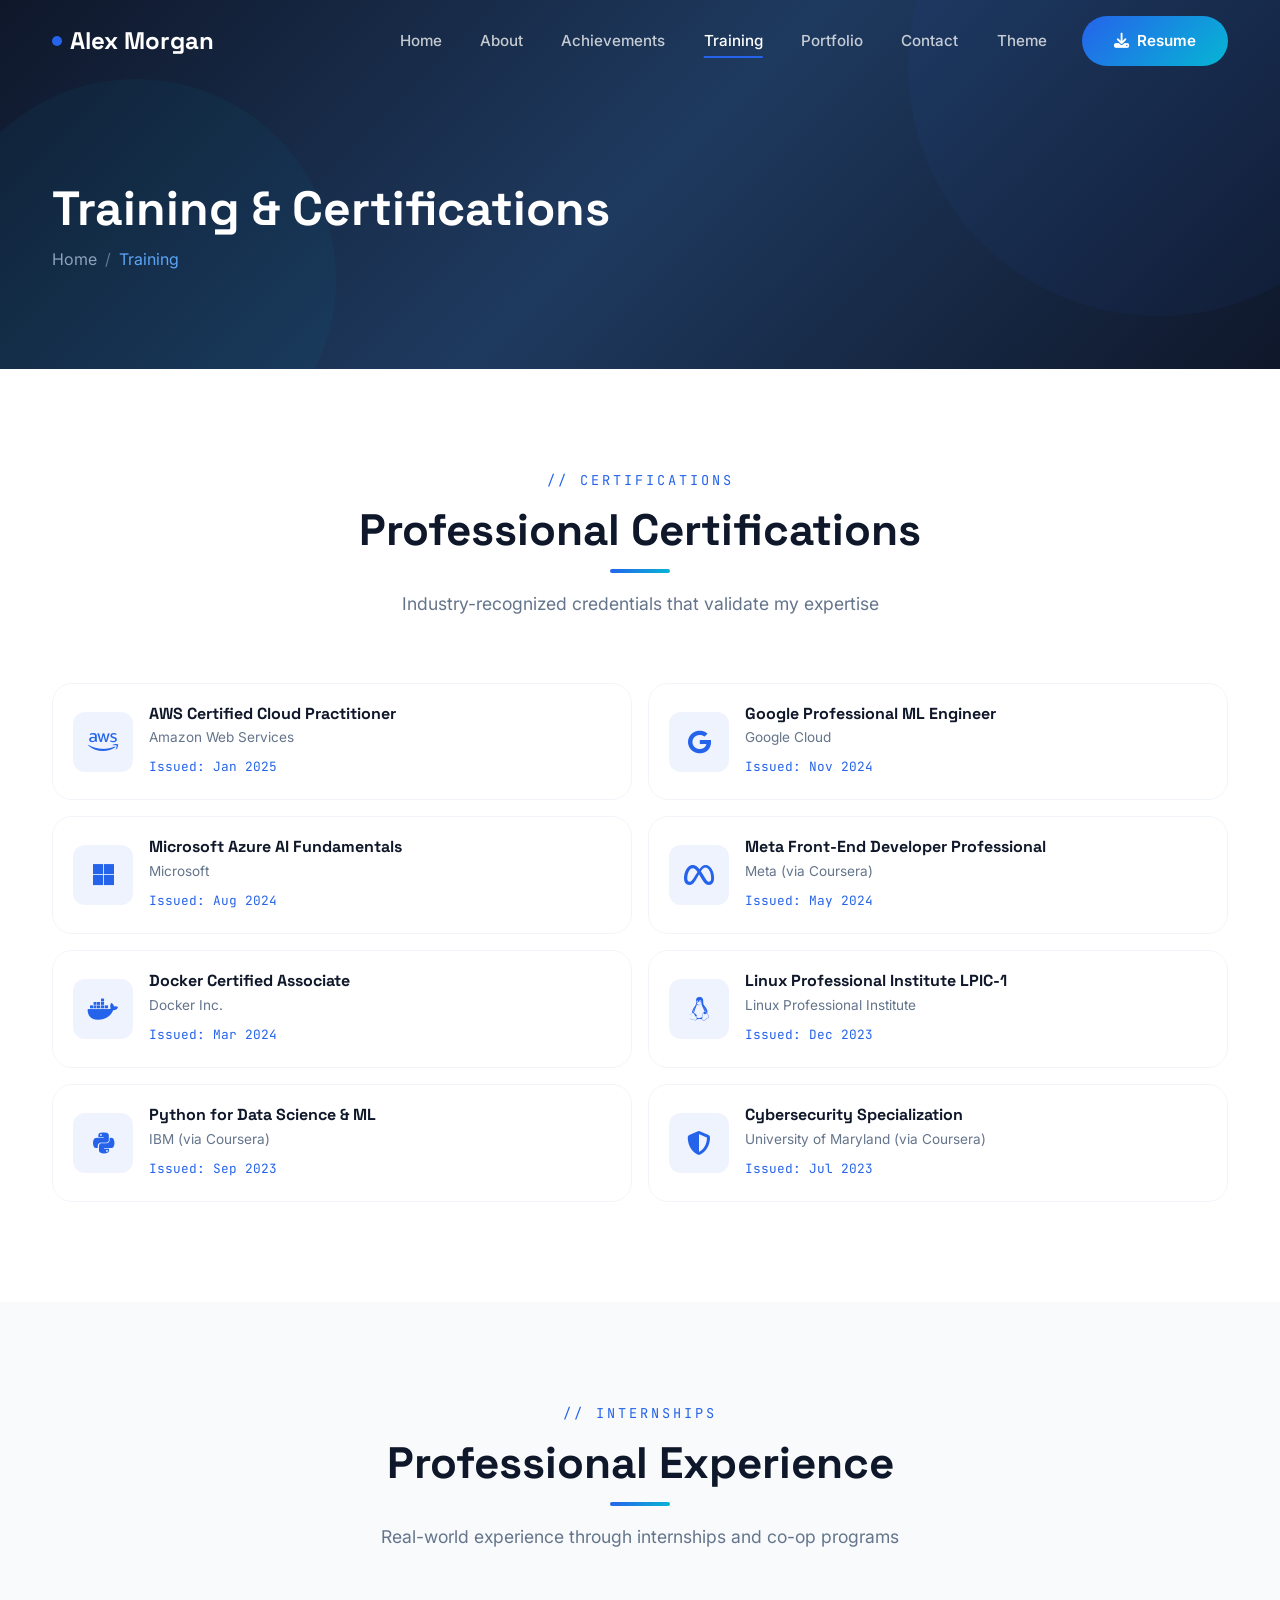
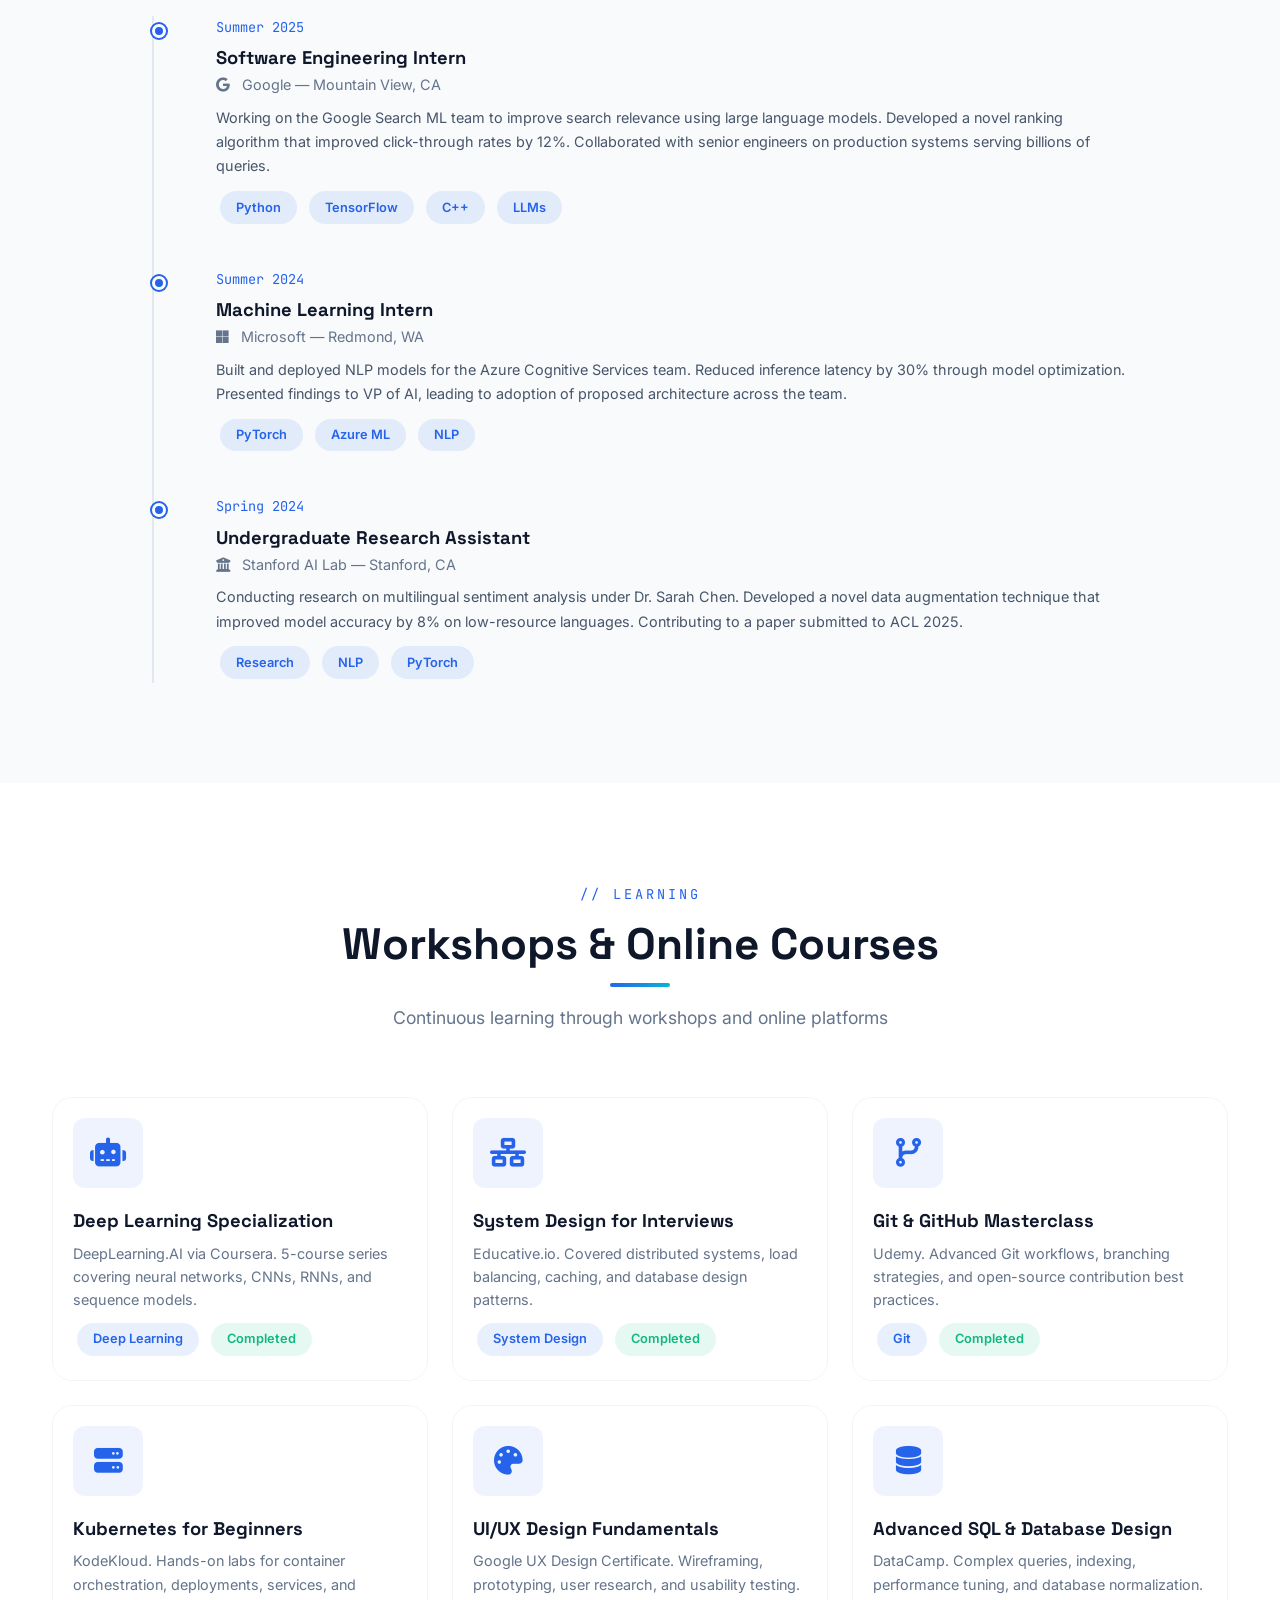
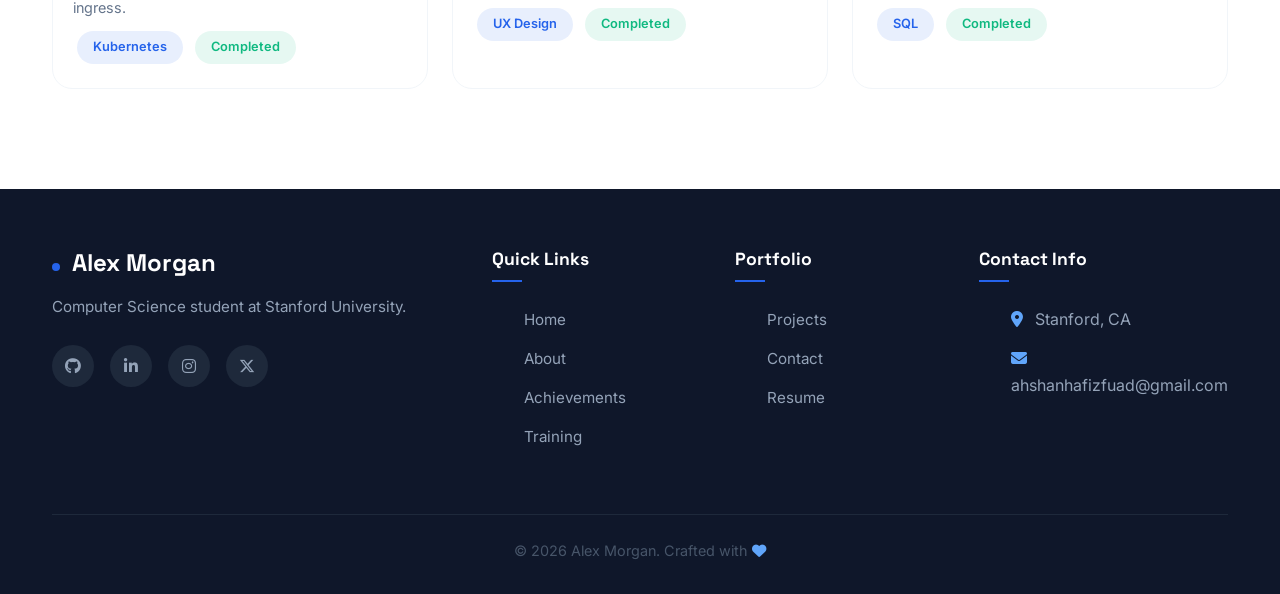
<file: portfolio/pages/training.html>
<!DOCTYPE html>
<html lang="en">
<head>
  <meta charset="UTF-8">
  <meta name="viewport" content="width=device-width, initial-scale=1.0">
  <title>Training & Certifications | Alex Morgan</title>
  <link rel="preconnect" href="https://fonts.googleapis.com">
  <link rel="preconnect" href="https://fonts.gstatic.com" crossorigin>
  <link href="https://fonts.googleapis.com/css2?family=Inter:wght@300;400;500;600;700;800&family=Space+Grotesk:wght@400;500;600;700&family=JetBrains+Mono:wght@400;500&display=swap" rel="stylesheet">
  <link href="https://cdn.jsdelivr.net/npm/bootstrap@5.3.2/dist/css/bootstrap.min.css" rel="stylesheet">
  <link rel="stylesheet" href="https://cdnjs.cloudflare.com/ajax/libs/font-awesome/6.5.1/css/all.min.css">
  <link href="https://unpkg.com/aos@2.3.1/dist/aos.css" rel="stylesheet">
  <link rel="stylesheet" href="../css/base.css">
  <link rel="stylesheet" href="../css/layout.css">
  <link rel="stylesheet" href="../css/components.css">
  <link rel="stylesheet" href="../css/animations.css">
  <link rel="stylesheet" href="../css/responsive.css">
</head>
<body>
  <div class="preloader"><div class="preloader-spinner"></div></div>
  <div class="scroll-progress" style="position:fixed;top:0;left:0;height:3px;background:var(--gradient-primary);z-index:10001;transition:width 0.1s;"></div>

  <nav class="navbar navbar-expand-lg navbar-custom" id="mainNav">
    <div class="container">
      <a class="navbar-brand-custom" href="../index.html"><span class="brand-dot"></span> Alex Morgan</a>
      <button class="navbar-toggler navbar-toggler-custom" type="button" data-bs-toggle="collapse" data-bs-target="#navbarNav"><span></span><span></span><span></span></button>
      <div class="collapse navbar-collapse" id="navbarNav">
        <ul class="navbar-nav ms-auto">
          <li class="nav-item"><a class="nav-link-custom" href="../index.html">Home</a></li>
          <li class="nav-item"><a class="nav-link-custom" href="about.html">About</a></li>
          <li class="nav-item"><a class="nav-link-custom" href="achievements.html">Achievements</a></li>
          <li class="nav-item"><a class="nav-link-custom active" href="training.html">Training</a></li>
          <li class="nav-item"><a class="nav-link-custom" href="portfolio.html">Portfolio</a></li>
          <li class="nav-item"><a class="nav-link-custom" href="contact.html">Contact</a></li>
          <li class="nav-item"><a class="nav-link-custom" href="theme.html">Theme</a></li>
        </ul>
        <a href="../pdf/Ahshan Hafiz Fuad - CV.pdf" class="btn btn-primary-custom ms-lg-3" target="_blank"><i class="fas fa-download"></i> Resume</a>
      </div>
    </div>
  </nav>

  <section class="page-hero">
    <div class="container">
      <h1 data-aos="fade-up">Training & Certifications</h1>
      <nav aria-label="breadcrumb" data-aos="fade-up" data-aos-delay="100">
        <ol class="breadcrumb">
          <li class="breadcrumb-item"><a href="../index.html">Home</a></li>
          <li class="breadcrumb-item active">Training</li>
        </ol>
      </nav>
    </div>
  </section>

  <!-- Certifications -->
  <section class="section">
    <div class="container">
      <div class="section-header" data-aos="fade-up">
        <span class="section-label">// Certifications</span>
        <h2 class="section-title">Professional Certifications</h2>
        <p class="section-subtitle">Industry-recognized credentials that validate my expertise</p>
      </div>

      <div class="row g-3">
        <div class="col-md-6" data-aos="fade-up">
          <div class="cert-card">
            <div class="cert-icon"><i class="fab fa-aws"></i></div>
            <div>
              <h5>AWS Certified Cloud Practitioner</h5>
              <p class="cert-issuer">Amazon Web Services</p>
              <span class="cert-date">Issued: Jan 2025</span>
            </div>
          </div>
        </div>
        <div class="col-md-6" data-aos="fade-up" data-aos-delay="50">
          <div class="cert-card">
            <div class="cert-icon"><i class="fab fa-google"></i></div>
            <div>
              <h5>Google Professional ML Engineer</h5>
              <p class="cert-issuer">Google Cloud</p>
              <span class="cert-date">Issued: Nov 2024</span>
            </div>
          </div>
        </div>
        <div class="col-md-6" data-aos="fade-up" data-aos-delay="100">
          <div class="cert-card">
            <div class="cert-icon"><i class="fab fa-microsoft"></i></div>
            <div>
              <h5>Microsoft Azure AI Fundamentals</h5>
              <p class="cert-issuer">Microsoft</p>
              <span class="cert-date">Issued: Aug 2024</span>
            </div>
          </div>
        </div>
        <div class="col-md-6" data-aos="fade-up" data-aos-delay="150">
          <div class="cert-card">
            <div class="cert-icon"><i class="fab fa-meta"></i></div>
            <div>
              <h5>Meta Front-End Developer Professional</h5>
              <p class="cert-issuer">Meta (via Coursera)</p>
              <span class="cert-date">Issued: May 2024</span>
            </div>
          </div>
        </div>
        <div class="col-md-6" data-aos="fade-up" data-aos-delay="200">
          <div class="cert-card">
            <div class="cert-icon"><i class="fab fa-docker"></i></div>
            <div>
              <h5>Docker Certified Associate</h5>
              <p class="cert-issuer">Docker Inc.</p>
              <span class="cert-date">Issued: Mar 2024</span>
            </div>
          </div>
        </div>
        <div class="col-md-6" data-aos="fade-up" data-aos-delay="250">
          <div class="cert-card">
            <div class="cert-icon"><i class="fab fa-linux"></i></div>
            <div>
              <h5>Linux Professional Institute LPIC-1</h5>
              <p class="cert-issuer">Linux Professional Institute</p>
              <span class="cert-date">Issued: Dec 2023</span>
            </div>
          </div>
        </div>
        <div class="col-md-6" data-aos="fade-up" data-aos-delay="300">
          <div class="cert-card">
            <div class="cert-icon"><i class="fab fa-python"></i></div>
            <div>
              <h5>Python for Data Science & ML</h5>
              <p class="cert-issuer">IBM (via Coursera)</p>
              <span class="cert-date">Issued: Sep 2023</span>
            </div>
          </div>
        </div>
        <div class="col-md-6" data-aos="fade-up" data-aos-delay="350">
          <div class="cert-card">
            <div class="cert-icon"><i class="fas fa-shield-alt"></i></div>
            <div>
              <h5>Cybersecurity Specialization</h5>
              <p class="cert-issuer">University of Maryland (via Coursera)</p>
              <span class="cert-date">Issued: Jul 2023</span>
            </div>
          </div>
        </div>
      </div>
    </div>
  </section>

  <!-- Internships -->
  <section class="section section-bg-light">
    <div class="container">
      <div class="section-header" data-aos="fade-up">
        <span class="section-label">// Internships</span>
        <h2 class="section-title">Professional Experience</h2>
        <p class="section-subtitle">Real-world experience through internships and co-op programs</p>
      </div>

      <div class="row justify-content-center">
        <div class="col-lg-10">
          <div class="timeline">
            <div class="timeline-item">
              <div class="timeline-date">Summer 2025</div>
              <h4>Software Engineering Intern</h4>
              <p class="company"><i class="fab fa-google me-2"></i> Google — Mountain View, CA</p>
              <p>Working on the Google Search ML team to improve search relevance using large language models. Developed a novel ranking algorithm that improved click-through rates by 12%. Collaborated with senior engineers on production systems serving billions of queries.</p>
              <div class="mt-2">
                <span class="badge-custom">Python</span>
                <span class="badge-custom">TensorFlow</span>
                <span class="badge-custom">C++</span>
                <span class="badge-custom">LLMs</span>
              </div>
            </div>
            <div class="timeline-item">
              <div class="timeline-date">Summer 2024</div>
              <h4>Machine Learning Intern</h4>
              <p class="company"><i class="fab fa-microsoft me-2"></i> Microsoft — Redmond, WA</p>
              <p>Built and deployed NLP models for the Azure Cognitive Services team. Reduced inference latency by 30% through model optimization. Presented findings to VP of AI, leading to adoption of proposed architecture across the team.</p>
              <div class="mt-2">
                <span class="badge-custom">PyTorch</span>
                <span class="badge-custom">Azure ML</span>
                <span class="badge-custom">NLP</span>
              </div>
            </div>
            <div class="timeline-item">
              <div class="timeline-date">Spring 2024</div>
              <h4>Undergraduate Research Assistant</h4>
              <p class="company"><i class="fas fa-university me-2"></i> Stanford AI Lab — Stanford, CA</p>
              <p>Conducting research on multilingual sentiment analysis under Dr. Sarah Chen. Developed a novel data augmentation technique that improved model accuracy by 8% on low-resource languages. Contributing to a paper submitted to ACL 2025.</p>
              <div class="mt-2">
                <span class="badge-custom">Research</span>
                <span class="badge-custom">NLP</span>
                <span class="badge-custom">PyTorch</span>
              </div>
            </div>
          </div>
        </div>
      </div>
    </div>
  </section>

  <!-- Workshops & Courses -->
  <section class="section">
    <div class="container">
      <div class="section-header" data-aos="fade-up">
        <span class="section-label">// Learning</span>
        <h2 class="section-title">Workshops & Online Courses</h2>
        <p class="section-subtitle">Continuous learning through workshops and online platforms</p>
      </div>

      <div class="row g-4">
        <div class="col-md-6 col-lg-4" data-aos="fade-up">
          <div class="card-custom h-100">
            <div class="card-icon"><i class="fas fa-robot"></i></div>
            <h4>Deep Learning Specialization</h4>
            <p>DeepLearning.AI via Coursera. 5-course series covering neural networks, CNNs, RNNs, and sequence models.</p>
            <div class="mt-2">
              <span class="badge-custom">Deep Learning</span>
              <span class="badge-custom badge-success">Completed</span>
            </div>
          </div>
        </div>
        <div class="col-md-6 col-lg-4" data-aos="fade-up" data-aos-delay="100">
          <div class="card-custom h-100">
            <div class="card-icon"><i class="fas fa-network-wired"></i></div>
            <h4>System Design for Interviews</h4>
            <p>Educative.io. Covered distributed systems, load balancing, caching, and database design patterns.</p>
            <div class="mt-2">
              <span class="badge-custom">System Design</span>
              <span class="badge-custom badge-success">Completed</span>
            </div>
          </div>
        </div>
        <div class="col-md-6 col-lg-4" data-aos="fade-up" data-aos-delay="200">
          <div class="card-custom h-100">
            <div class="card-icon"><i class="fas fa-code-branch"></i></div>
            <h4>Git & GitHub Masterclass</h4>
            <p>Udemy. Advanced Git workflows, branching strategies, and open-source contribution best practices.</p>
            <div class="mt-2">
              <span class="badge-custom">Git</span>
              <span class="badge-custom badge-success">Completed</span>
            </div>
          </div>
        </div>
        <div class="col-md-6 col-lg-4" data-aos="fade-up" data-aos-delay="300">
          <div class="card-custom h-100">
            <div class="card-icon"><i class="fas fa-server"></i></div>
            <h4>Kubernetes for Beginners</h4>
            <p>KodeKloud. Hands-on labs for container orchestration, deployments, services, and ingress.</p>
            <div class="mt-2">
              <span class="badge-custom">Kubernetes</span>
              <span class="badge-custom badge-success">Completed</span>
            </div>
          </div>
        </div>
        <div class="col-md-6 col-lg-4" data-aos="fade-up" data-aos-delay="400">
          <div class="card-custom h-100">
            <div class="card-icon"><i class="fas fa-palette"></i></div>
            <h4>UI/UX Design Fundamentals</h4>
            <p>Google UX Design Certificate. Wireframing, prototyping, user research, and usability testing.</p>
            <div class="mt-2">
              <span class="badge-custom">UX Design</span>
              <span class="badge-custom badge-success">Completed</span>
            </div>
          </div>
        </div>
        <div class="col-md-6 col-lg-4" data-aos="fade-up" data-aos-delay="500">
          <div class="card-custom h-100">
            <div class="card-icon"><i class="fas fa-database"></i></div>
            <h4>Advanced SQL & Database Design</h4>
            <p>DataCamp. Complex queries, indexing, performance tuning, and database normalization.</p>
            <div class="mt-2">
              <span class="badge-custom">SQL</span>
              <span class="badge-custom badge-success">Completed</span>
            </div>
          </div>
        </div>
      </div>
    </div>
  </section>

  <!-- Footer -->
  <footer class="footer">
    <div class="container">
      <div class="footer-content">
        <div class="footer-brand">
          <h3><span class="brand-dot" style="width:8px;height:8px;background:var(--primary);border-radius:50%;display:inline-block;margin-right:6px;"></span> Alex Morgan</h3>
          <p>Computer Science student at Stanford University.</p>
          <div class="footer-social">
            <a href="https://github.com/Fuadhafiz999" target="_blank"><i class="fab fa-github"></i></a>
            <a href="https://linkedin.com/in/ahshanhafizfuad" target="_blank"><i class="fab fa-linkedin-in"></i></a>
            <a href="https://www.instagram.com/ahshanhafizfuad/" target="_blank"><i class="fab fa-instagram"></i></a>
            <a href="https://x.com/ahshan_fuad" target="_blank"><i class="fab fa-x-twitter"></i></a>
          </div>
        </div>
        <div>
          <h5 class="footer-title">Quick Links</h5>
          <ul class="footer-links">
            <li><a href="../index.html">Home</a></li>
            <li><a href="about.html">About</a></li>
            <li><a href="achievements.html">Achievements</a></li>
            <li><a href="training.html">Training</a></li>
          </ul>
        </div>
        <div>
          <h5 class="footer-title">Portfolio</h5>
          <ul class="footer-links">
            <li><a href="portfolio.html">Projects</a></li>
            <li><a href="contact.html">Contact</a></li>
            <li><a href="../pdf/Ahshan Hafiz Fuad - CV.pdf" target="_blank">Resume</a></li>
          </ul>
        </div>
        <div>
          <h5 class="footer-title">Contact Info</h5>
          <ul class="footer-links">
            <li><i class="fas fa-map-marker-alt me-2" style="color:var(--primary-light);"></i> Stanford, CA</li>
            <li><i class="fas fa-envelope me-2" style="color:var(--primary-light);"></i> ahshanhafizfuad@gmail.com</li>
          </ul>
        </div>
      </div>
      <div class="footer-bottom">
        <p class="mb-0">&copy; 2026 Alex Morgan. Crafted with <i class="fas fa-heart" style="color:var(--primary-light);"></i></p>
      </div>
    </div>
  </footer>

  <button class="back-to-top" aria-label="Back to top"><i class="fas fa-arrow-up"></i></button>

  <script src="https://cdn.jsdelivr.net/npm/bootstrap@5.3.2/dist/js/bootstrap.bundle.min.js"></script>
  <script src="https://unpkg.com/aos@2.3.1/dist/aos.js"></script>
  <script>AOS.init({ duration: 800, easing: 'ease-out-cubic', once: true, offset: 50 });</script>
  <script src="../js/main.js"></script>
  <script src="../js/animations.js"></script>
  <script src="../js/navigation.js"></script>
</body>
</html>
</file>
<file: portfolio/css/base.css>
/* ========================================
   BASE CSS — Variables, Resets & Typography
   ======================================== */

:root {
  /* Primary Palette */
  --primary: #2563eb;
  --primary-dark: #1d4ed8;
  --primary-light: #60a5fa;
  --secondary: #0f172a;
  --accent: #06b6d4;
  --accent-light: #22d3ee;

  /* Neutral Palette */
  --white: #ffffff;
  --gray-50: #f8fafc;
  --gray-100: #f1f5f9;
  --gray-200: #e2e8f0;
  --gray-300: #cbd5e1;
  --gray-400: #94a3b8;
  --gray-500: #64748b;
  --gray-600: #475569;
  --gray-700: #334155;
  --gray-800: #1e293b;
  --gray-900: #0f172a;

  /* Gradients */
  --gradient-primary: linear-gradient(135deg, var(--primary), var(--accent));
  --gradient-dark: linear-gradient(135deg, var(--secondary), var(--gray-700));
  --gradient-hero: linear-gradient(135deg, #0f172a 0%, #1e3a5f 50%, #0f172a 100%);

  /* Shadows */
  --shadow-sm: 0 1px 2px rgba(0, 0, 0, 0.05);
  --shadow-md: 0 4px 6px -1px rgba(0, 0, 0, 0.1), 0 2px 4px -2px rgba(0, 0, 0, 0.1);
  --shadow-lg: 0 10px 15px -3px rgba(0, 0, 0, 0.1), 0 4px 6px -4px rgba(0, 0, 0, 0.1);
  --shadow-xl: 0 20px 25px -5px rgba(0, 0, 0, 0.1), 0 8px 10px -6px rgba(0, 0, 0, 0.1);
  --shadow-glow: 0 0 30px rgba(37, 99, 235, 0.3);

  /* Typography */
  --font-primary: 'Inter', -apple-system, BlinkMacSystemFont, 'Segoe UI', sans-serif;
  --font-heading: 'Space Grotesk', 'Inter', sans-serif;
  --font-mono: 'JetBrains Mono', 'Fira Code', monospace;

  /* Spacing */
  --section-padding: 100px 0;
  --container-max: 1200px;

  /* Border Radius */
  --radius-sm: 6px;
  --radius-md: 12px;
  --radius-lg: 20px;
  --radius-xl: 30px;
  --radius-full: 50%;

  /* Transitions */
  --transition-fast: 0.2s ease;
  --transition-base: 0.3s ease;
  --transition-slow: 0.5s ease;
  --transition-spring: 0.6s cubic-bezier(0.68, -0.55, 0.265, 1.55);
}

/* ===== Reset & Base ===== */
*,
*::before,
*::after {
  margin: 0;
  padding: 0;
  box-sizing: border-box;
}

html {
  scroll-behavior: smooth;
  font-size: 16px;
  -webkit-font-smoothing: antialiased;
  -moz-osx-font-smoothing: grayscale;
}

body {
  font-family: var(--font-primary);
  color: var(--gray-700);
  background-color: var(--white);
  line-height: 1.7;
  overflow-x: hidden;
}

img {
  max-width: 100%;
  height: auto;
  display: block;
}

a {
  text-decoration: none;
  color: var(--primary);
  transition: var(--transition-base);
}

a:hover {
  color: var(--primary-dark);
}

ul {
  list-style: none;
}

h1, h2, h3, h4, h5, h6 {
  font-family: var(--font-heading);
  font-weight: 700;
  color: var(--gray-900);
  line-height: 1.2;
}

h1 { font-size: 3.5rem; }
h2 { font-size: 2.5rem; }
h3 { font-size: 1.75rem; }
h4 { font-size: 1.25rem; }

p {
  margin-bottom: 1rem;
  color: var(--gray-600);
}

::selection {
  background: var(--primary);
  color: var(--white);
}

::-webkit-scrollbar {
  width: 8px;
}

::-webkit-scrollbar-track {
  background: var(--gray-100);
}

::-webkit-scrollbar-thumb {
  background: var(--primary);
  border-radius: 10px;
}

::-webkit-scrollbar-thumb:hover {
  background: var(--primary-dark);
}
</file>
<file: portfolio/css/layout.css>
/* ========================================
   LAYOUT CSS — Navbar, Footer & Sections
   ======================================== */

/* ===== Preloader ===== */
.preloader {
  position: fixed;
  top: 0;
  left: 0;
  width: 100%;
  height: 100%;
  background: var(--secondary);
  display: flex;
  align-items: center;
  justify-content: center;
  z-index: 99999;
  transition: opacity 0.5s ease, visibility 0.5s ease;
}

.preloader.hidden {
  opacity: 0;
  visibility: hidden;
}

.preloader-spinner {
  width: 50px;
  height: 50px;
  border: 3px solid var(--gray-700);
  border-top-color: var(--primary);
  border-radius: var(--radius-full);
  animation: spin 0.8s linear infinite;
}

@keyframes spin {
  to { transform: rotate(360deg); }
}

/* ===== Navbar ===== */
.navbar-custom {
  position: fixed;
  top: 0;
  left: 0;
  right: 0;
  z-index: 1000;
  padding: 1rem 0;
  transition: var(--transition-base);
  background: transparent;
}

.navbar-custom.scrolled {
  background: rgba(15, 23, 42, 0.95);
  backdrop-filter: blur(20px);
  padding: 0.5rem 0;
  box-shadow: var(--shadow-lg);
}

.navbar-brand-custom {
  font-family: var(--font-heading);
  font-size: 1.5rem;
  font-weight: 700;
  color: var(--white) !important;
  display: flex;
  align-items: center;
  gap: 0.5rem;
}

.navbar-brand-custom .brand-dot {
  width: 10px;
  height: 10px;
  background: var(--primary);
  border-radius: var(--radius-full);
  display: inline-block;
}

.nav-link-custom {
  color: rgba(255, 255, 255, 0.75) !important;
  font-weight: 500;
  font-size: 0.95rem;
  padding: 0.5rem 1.2rem !important;
  position: relative;
  transition: var(--transition-base);
}

.nav-link-custom::after {
  content: '';
  position: absolute;
  bottom: 0;
  left: 50%;
  transform: translateX(-50%);
  width: 0;
  height: 2px;
  background: var(--primary);
  transition: var(--transition-base);
}

.nav-link-custom:hover,
.nav-link-custom.active {
  color: var(--white) !important;
}

.nav-link-custom:hover::after,
.nav-link-custom.active::after {
  width: 60%;
}

.navbar-toggler-custom {
  border: 2px solid rgba(255, 255, 255, 0.3);
  padding: 0.5rem;
  border-radius: var(--radius-sm);
}

.navbar-toggler-custom span {
  display: block;
  width: 24px;
  height: 2px;
  background: var(--white);
  margin: 5px 0;
  transition: var(--transition-base);
}

/* ===== Hero Section ===== */
.hero-section {
  position: relative;
  min-height: 100vh;
  display: flex;
  align-items: center;
  background: var(--gradient-hero);
  overflow: hidden;
}

.hero-section .video-bg {
  position: absolute;
  top: 0;
  left: 0;
  width: 100%;
  height: 100%;
  object-fit: cover;
  opacity: 0.2;
  z-index: 0;
}

.hero-overlay {
  position: absolute;
  top: 0;
  left: 0;
  width: 100%;
  height: 100%;
  background: linear-gradient(135deg, rgba(15, 23, 42, 0.9) 0%, rgba(30, 58, 95, 0.8) 100%);
  z-index: 1;
}

#particles-js {
  position: absolute;
  top: 0;
  left: 0;
  width: 100%;
  height: 100%;
  z-index: 1;
}

.hero-content {
  position: relative;
  z-index: 2;
}

.hero-greeting {
  font-family: var(--font-mono);
  color: var(--primary-light);
  font-size: 1.1rem;
  margin-bottom: 1rem;
}

.hero-name {
  font-size: 4rem;
  font-weight: 800;
  color: var(--white);
  margin-bottom: 0.5rem;
}

.hero-name .highlight {
  background: var(--gradient-primary);
  -webkit-background-clip: text;
  -webkit-text-fill-color: transparent;
  background-clip: text;
}

.hero-title {
  font-size: 1.5rem;
  color: var(--gray-400);
  margin-bottom: 1.5rem;
  font-weight: 300;
}

.hero-description {
  color: var(--gray-400);
  max-width: 550px;
  margin-bottom: 2rem;
  font-size: 1.05rem;
}

/* ===== Section Base ===== */
.section {
  padding: var(--section-padding);
  position: relative;
}

.section-bg-light {
  background: var(--gray-50);
}

.section-bg-dark {
  background: var(--secondary);
  color: var(--white);
}

.section-bg-dark h2,
.section-bg-dark h3 {
  color: var(--white);
}

.section-bg-dark p {
  color: var(--gray-400);
}

/* ===== Section Headers ===== */
.section-header {
  text-align: center;
  margin-bottom: 4rem;
}

.section-label {
  font-family: var(--font-mono);
  font-size: 0.85rem;
  color: var(--primary);
  text-transform: uppercase;
  letter-spacing: 3px;
  margin-bottom: 0.75rem;
  display: block;
}

.section-title {
  font-size: 2.75rem;
  margin-bottom: 1rem;
  position: relative;
  display: inline-block;
}

.section-title::after {
  content: '';
  display: block;
  width: 60px;
  height: 4px;
  background: var(--gradient-primary);
  margin: 0.75rem auto 0;
  border-radius: 2px;
}

.section-subtitle {
  color: var(--gray-500);
  font-size: 1.1rem;
  max-width: 600px;
  margin: 0 auto;
}

/* ===== Footer ===== */
.footer {
  background: var(--gray-900);
  color: var(--gray-400);
  padding: 60px 0 30px;
}

.footer-content {
  display: grid;
  grid-template-columns: 2fr 1fr 1fr 1fr;
  gap: 3rem;
  margin-bottom: 3rem;
}

.footer-brand h3 {
  color: var(--white);
  font-size: 1.5rem;
  margin-bottom: 1rem;
}

.footer-brand p {
  color: var(--gray-400);
  font-size: 0.95rem;
  line-height: 1.8;
}

.footer-title {
  color: var(--white);
  font-size: 1.1rem;
  margin-bottom: 1.5rem;
  position: relative;
  padding-bottom: 0.75rem;
}

.footer-title::after {
  content: '';
  position: absolute;
  bottom: 0;
  left: 0;
  width: 30px;
  height: 2px;
  background: var(--primary);
}

.footer-links li {
  margin-bottom: 0.75rem;
}

.footer-links a {
  color: var(--gray-400);
  font-size: 0.95rem;
  transition: var(--transition-base);
}

.footer-links a:hover {
  color: var(--primary-light);
  padding-left: 5px;
}

.footer-social {
  display: flex;
  gap: 1rem;
  margin-top: 1.5rem;
}

.footer-social a {
  width: 42px;
  height: 42px;
  display: flex;
  align-items: center;
  justify-content: center;
  background: var(--gray-800);
  color: var(--gray-400);
  border-radius: var(--radius-full);
  font-size: 1rem;
  transition: var(--transition-base);
}

.footer-social a:hover {
  background: var(--primary);
  color: var(--white);
  transform: translateY(-3px);
}

.footer-bottom {
  border-top: 1px solid var(--gray-800);
  padding-top: 1.5rem;
  text-align: center;
  font-size: 0.9rem;
}

.footer-bottom a {
  color: var(--primary-light);
}

/* ===== Page Hero (inner pages) ===== */
.page-hero {
  background: var(--gradient-hero);
  padding: 180px 0 80px;
  position: relative;
  overflow: hidden;
}

.page-hero::before {
  content: '';
  position: absolute;
  top: -50%;
  right: -10%;
  width: 500px;
  height: 500px;
  background: var(--primary);
  border-radius: var(--radius-full);
  opacity: 0.05;
}

.page-hero::after {
  content: '';
  position: absolute;
  bottom: -30%;
  left: -5%;
  width: 400px;
  height: 400px;
  background: var(--accent);
  border-radius: var(--radius-full);
  opacity: 0.05;
}

.page-hero h1 {
  color: var(--white);
  font-size: 3rem;
  position: relative;
  z-index: 2;
}

.page-hero .breadcrumb {
  position: relative;
  z-index: 2;
}

.page-hero .breadcrumb-item a {
  color: var(--gray-400);
  text-decoration: none;
}

.page-hero .breadcrumb-item.active {
  color: var(--primary-light);
}

.page-hero .breadcrumb-item + .breadcrumb-item::before {
  color: var(--gray-500);
}
</file>
<file: portfolio/css/components.css>
/* ========================================
   COMPONENTS CSS — Cards, Buttons, Badges
   ======================================== */

/* ===== Buttons ===== */
.btn-primary-custom {
  background: var(--gradient-primary);
  color: var(--white);
  border: none;
  padding: 0.85rem 2rem;
  border-radius: var(--radius-xl);
  font-weight: 600;
  font-size: 0.95rem;
  display: inline-flex;
  align-items: center;
  gap: 0.5rem;
  transition: var(--transition-base);
  position: relative;
  overflow: hidden;
  cursor: pointer;
}

.btn-primary-custom::before {
  content: '';
  position: absolute;
  top: 0;
  left: -100%;
  width: 100%;
  height: 100%;
  background: linear-gradient(90deg, transparent, rgba(255,255,255,0.2), transparent);
  transition: 0.5s;
}

.btn-primary-custom:hover {
  transform: translateY(-3px);
  box-shadow: var(--shadow-glow);
  color: var(--white);
}

.btn-primary-custom:hover::before {
  left: 100%;
}

.btn-outline-custom {
  background: transparent;
  color: var(--white);
  border: 2px solid rgba(255, 255, 255, 0.3);
  padding: 0.85rem 2rem;
  border-radius: var(--radius-xl);
  font-weight: 600;
  font-size: 0.95rem;
  display: inline-flex;
  align-items: center;
  gap: 0.5rem;
  transition: var(--transition-base);
  cursor: pointer;
}

.btn-outline-custom:hover {
  background: var(--primary);
  border-color: var(--primary);
  color: var(--white);
  transform: translateY(-3px);
}

.btn-outline-primary-custom {
  background: transparent;
  color: var(--primary);
  border: 2px solid var(--primary);
  padding: 0.75rem 1.75rem;
  border-radius: var(--radius-xl);
  font-weight: 600;
  font-size: 0.9rem;
  transition: var(--transition-base);
  cursor: pointer;
}

.btn-outline-primary-custom:hover {
  background: var(--primary);
  color: var(--white);
  transform: translateY(-2px);
  box-shadow: var(--shadow-md);
}

/* ===== Cards ===== */
.card-custom {
  background: var(--white);
  border-radius: var(--radius-lg);
  padding: 1.25rem;
  border: 1px solid var(--gray-100);
  transition: var(--transition-base);
  position: relative;
  overflow: hidden;
}

.card-custom::before {
  content: '';
  position: absolute;
  top: 0;
  left: 0;
  width: 100%;
  height: 4px;
  background: var(--gradient-primary);
  transform: scaleX(0);
  transform-origin: left;
  transition: var(--transition-base);
}

.card-custom:hover {
  transform: translateY(-8px);
  box-shadow: var(--shadow-xl);
  border-color: transparent;
}

.card-custom:hover::before {
  transform: scaleX(1);
}

.card-icon {
  width: 70px;
  height: 70px;
  display: flex;
  align-items: center;
  justify-content: center;
  background: rgba(37, 99, 235, 0.08);
  color: var(--primary);
  border-radius: var(--radius-md);
  font-size: 1.8rem;
  margin-bottom: 1.25rem;
  transition: var(--transition-base);
}

.card-custom:hover .card-icon {
  background: var(--primary);
  color: var(--white);
  transform: scale(1.1);
}

.card-custom h4 {
  font-size: 1.15rem;
  margin-bottom: 0.5rem;
  line-height: 1.4;
}

.card-custom p {
  font-size: 0.9rem;
  color: var(--gray-500);
  margin-bottom: 0;
  line-height: 1.6;
}

/* ===== Glass Card ===== */
.glass-card {
  background: rgba(255, 255, 255, 0.05);
  backdrop-filter: blur(20px);
  border: 1px solid rgba(255, 255, 255, 0.1);
  border-radius: var(--radius-lg);
  padding: 1.25rem;
  transition: var(--transition-base);
}

.glass-card:hover {
  background: rgba(255, 255, 255, 0.1);
  border-color: rgba(255, 255, 255, 0.2);
  transform: translateY(-5px);
}

/* ===== Achievement Card ===== */
.achievement-card {
  background: var(--white);
  border-radius: var(--radius-lg);
  padding: 1.25rem;
  border-left: 4px solid var(--primary);
  transition: var(--transition-base);
  position: relative;
  overflow: hidden;
}

.achievement-card::after {
  content: '';
  position: absolute;
  top: 0;
  right: 0;
  width: 100px;
  height: 100px;
  background: var(--gradient-primary);
  opacity: 0.05;
  border-radius: 0 0 0 100%;
}

.achievement-card:hover {
  transform: translateY(-5px);
  box-shadow: var(--shadow-lg);
}

.achievement-card .year-badge {
  display: inline-block;
  background: var(--gradient-primary);
  color: var(--white);
  padding: 0.25rem 0.75rem;
  border-radius: var(--radius-xl);
  font-size: 0.8rem;
  font-weight: 600;
  margin-bottom: 1rem;
}

.achievement-card h4 {
  font-size: 1.15rem;
  margin-bottom: 0.5rem;
}

.achievement-card p {
  font-size: 0.9rem;
  color: var(--gray-500);
  margin-bottom: 0;
}

/* ===== Stats Card ===== */
.stat-card {
  text-align: center;
  padding: 1.25rem;
}

.stat-number {
  font-size: 3rem;
  font-weight: 800;
  background: var(--gradient-primary);
  -webkit-background-clip: text;
  -webkit-text-fill-color: transparent;
  background-clip: text;
  line-height: 1;
  margin-bottom: 0.5rem;
}

.stat-label {
  font-size: 0.95rem;
  color: var(--gray-500);
  font-weight: 500;
}

/* ===== Timeline ===== */
.timeline {
  position: relative;
  padding-left: 2rem;
}

.timeline::before {
  content: '';
  position: absolute;
  left: 0;
  top: 0;
  bottom: 0;
  width: 2px;
  background: var(--gray-200);
}

.timeline-item {
  position: relative;
  padding-bottom: 2.5rem;
  padding-left: 2rem;
}

.timeline-item::before {
  content: '';
  position: absolute;
  left: -2rem;
  top: 0.5rem;
  width: 14px;
  height: 14px;
  background: var(--primary);
  border-radius: var(--radius-full);
  border: 3px solid var(--white);
  box-shadow: 0 0 0 2px var(--primary);
}

.timeline-item:last-child {
  padding-bottom: 0;
}

.timeline-date {
  font-family: var(--font-mono);
  font-size: 0.85rem;
  color: var(--primary);
  margin-bottom: 0.5rem;
}

.timeline-item h4 {
  font-size: 1.15rem;
  margin-bottom: 0.25rem;
}

.timeline-item .company {
  color: var(--gray-500);
  font-size: 0.9rem;
  margin-bottom: 0.5rem;
}

.timeline-item p {
  font-size: 0.9rem;
  color: var(--gray-600);
  margin-bottom: 0;
}

/* ===== Skill Bar ===== */
.skill-item {
  margin-bottom: 1.5rem;
}

.skill-header {
  display: flex;
  justify-content: space-between;
  margin-bottom: 0.5rem;
}

.skill-name {
  font-weight: 600;
  font-size: 0.95rem;
  color: var(--gray-800);
}

.skill-percent {
  font-family: var(--font-mono);
  font-size: 0.85rem;
  color: var(--primary);
}

.skill-bar {
  height: 8px;
  background: var(--gray-200);
  border-radius: 10px;
  overflow: hidden;
}

.skill-bar-fill {
  height: 100%;
  background: var(--gradient-primary);
  border-radius: 10px;
  width: 0;
  transition: width 1.5s ease;
}

/* ===== Badge ===== */
.badge-custom {
  display: inline-block;
  padding: 0.35rem 1rem;
  border-radius: var(--radius-xl);
  font-size: 0.8rem;
  font-weight: 600;
  background: rgba(37, 99, 235, 0.1);
  color: var(--primary);
  margin: 0.25rem;
}

.badge-custom.badge-success {
  background: rgba(16, 185, 129, 0.1);
  color: #10b981;
}

.badge-custom.badge-warning {
  background: rgba(245, 158, 11, 0.1);
  color: #f59e0b;
}

/* ===== Testimonial Card ===== */
.testimonial-card {
  background: var(--white);
  border-radius: var(--radius-lg);
  padding: 1.25rem;
  box-shadow: var(--shadow-sm);
  border: 1px solid var(--gray-100);
  position: relative;
}

.testimonial-card::before {
  content: '\201C';
  position: absolute;
  top: 1rem;
  left: 1.5rem;
  font-size: 4rem;
  color: var(--primary);
  opacity: 0.1;
  font-family: serif;
  line-height: 1;
}

.testimonial-card p {
  font-style: italic;
  color: var(--gray-600);
  font-size: 0.95rem;
}

/* ===== Social Link Card ===== */
.social-card {
  display: flex;
  align-items: center;
  gap: 1rem;
  padding: 1rem 1.5rem;
  background: var(--gray-50);
  border-radius: var(--radius-md);
  transition: var(--transition-base);
  border: 1px solid var(--gray-100);
}

.social-card:hover {
  background: var(--primary);
  color: var(--white);
  border-color: var(--primary);
  transform: translateX(5px);
}

.social-card:hover a {
  color: var(--white);
}

.social-card i {
  font-size: 1.5rem;
  color: var(--primary);
  transition: var(--transition-base);
}

.social-card:hover i {
  color: var(--white);
}

/* ===== Contact Form ===== */
.form-custom .form-control {
  border: 2px solid var(--gray-200);
  border-radius: var(--radius-md);
  padding: 0.9rem 1.2rem;
  font-size: 0.95rem;
  transition: var(--transition-base);
  background: var(--gray-50);
}

.form-custom .form-control:focus {
  border-color: var(--primary);
  box-shadow: 0 0 0 4px rgba(37, 99, 235, 0.1);
  background: var(--white);
}

.form-custom .form-label {
  font-weight: 600;
  font-size: 0.9rem;
  color: var(--gray-700);
  margin-bottom: 0.5rem;
}

.form-floating > label {
  color: var(--gray-500);
}

/* ===== Info Card ===== */
.info-card {
  display: flex;
  align-items: flex-start;
  gap: 1rem;
  padding: 1.25rem;
  background: var(--gray-50);
  border-radius: var(--radius-md);
  margin-bottom: 1rem;
  transition: var(--transition-base);
}

.info-card:hover {
  background: var(--gray-100);
}

.info-card-icon {
  width: 50px;
  height: 50px;
  min-width: 50px;
  display: flex;
  align-items: center;
  justify-content: center;
  background: var(--gradient-primary);
  color: var(--white);
  border-radius: var(--radius-md);
  font-size: 1.2rem;
}

.info-card-content h5 {
  font-size: 0.95rem;
  margin-bottom: 0.15rem;
}

.info-card-content p {
  font-size: 0.85rem;
  color: var(--gray-500);
  margin-bottom: 0;
}

/* ===== Certification Card ===== */
.cert-card {
  background: var(--white);
  border-radius: var(--radius-lg);
  padding: 1.25rem;
  border: 1px solid var(--gray-100);
  display: flex;
  align-items: center;
  gap: 1rem;
  transition: var(--transition-base);
}

.cert-card:hover {
  box-shadow: var(--shadow-md);
  border-color: var(--primary-light);
  transform: translateY(-3px);
}

.cert-icon {
  width: 60px;
  height: 60px;
  min-width: 60px;
  display: flex;
  align-items: center;
  justify-content: center;
  background: rgba(37, 99, 235, 0.08);
  color: var(--primary);
  border-radius: var(--radius-md);
  font-size: 1.5rem;
}

.cert-card h5 {
  font-size: 1rem;
  margin-bottom: 0.2rem;
}

.cert-card .cert-issuer {
  font-size: 0.85rem;
  color: var(--gray-500);
  margin-bottom: 0.2rem;
}

.cert-card .cert-date {
  font-size: 0.8rem;
  color: var(--primary);
  font-family: var(--font-mono);
}

/* ===== Project Card ===== */
.project-card {
  background: var(--white);
  border-radius: var(--radius-lg);
  overflow: hidden;
  border: 1px solid var(--gray-100);
  transition: var(--transition-base);
  height: 100%;
}

.project-card:hover {
  transform: translateY(-8px);
  box-shadow: var(--shadow-xl);
}

.project-card-img {
  position: relative;
  overflow: hidden;
  height: 200px;
}

.project-card-img img {
  width: 100%;
  height: 100%;
  object-fit: cover;
  transition: var(--transition-slow);
}

.project-card:hover .project-card-img img {
  transform: scale(1.1);
}

.project-card-overlay {
  position: absolute;
  top: 0;
  left: 0;
  width: 100%;
  height: 100%;
  background: rgba(37, 99, 235, 0.85);
  display: flex;
  align-items: center;
  justify-content: center;
  opacity: 0;
  transition: var(--transition-base);
}

.project-card:hover .project-card-overlay {
  opacity: 1;
}

.project-card-overlay a {
  color: var(--white);
  font-size: 1.5rem;
  margin: 0 0.5rem;
}

.project-card-body {
  padding: 1.25rem;
}

.project-card-body h5 {
  font-size: 1.15rem;
  margin-bottom: 0.5rem;
}

.project-card-body p {
  font-size: 0.9rem;
  color: var(--gray-500);
  margin-bottom: 1rem;
}

.project-tags .badge {
  font-size: 0.75rem;
  padding: 0.3rem 0.6rem;
  border-radius: var(--radius-xl);
  background: var(--gray-100);
  color: var(--gray-600);
  font-weight: 500;
}

/* ===== Back to Top ===== */
.back-to-top {
  position: fixed;
  bottom: 30px;
  right: 30px;
  width: 48px;
  height: 48px;
  background: var(--gradient-primary);
  color: var(--white);
  border: none;
  border-radius: var(--radius-full);
  display: flex;
  align-items: center;
  justify-content: center;
  font-size: 1.2rem;
  z-index: 999;
  opacity: 0;
  visibility: hidden;
  transition: var(--transition-base);
  cursor: pointer;
  box-shadow: var(--shadow-lg);
}

.back-to-top.visible {
  opacity: 1;
  visibility: visible;
}

.back-to-top:hover {
  transform: translateY(-3px);
  box-shadow: var(--shadow-glow);
}

/* ===== Custom Cursor ===== */
.cursor-dot {
  width: 8px;
  height: 8px;
  background: var(--primary);
  border-radius: var(--radius-full);
  position: fixed;
  pointer-events: none;
  z-index: 99999;
  transition: transform 0.1s;
}

.cursor-outline {
  width: 40px;
  height: 40px;
  border: 2px solid var(--primary);
  border-radius: var(--radius-full);
  position: fixed;
  pointer-events: none;
  z-index: 99998;
  transition: all 0.15s ease-out;
  transform: translate(-50%, -50%);
}
</file>
<file: portfolio/css/animations.css>
/* ========================================
   ANIMATIONS CSS — Keyframes & Transitions
   ======================================== */

/* ===== Scroll Reveal (AOS-like) ===== */
.reveal {
  opacity: 0;
  transform: translateY(30px);
  transition: all 0.8s cubic-bezier(0.5, 0, 0, 1);
}

.reveal.active {
  opacity: 1;
  transform: translateY(0);
}

.reveal-left {
  opacity: 0;
  transform: translateX(-50px);
  transition: all 0.8s cubic-bezier(0.5, 0, 0, 1);
}

.reveal-left.active {
  opacity: 1;
  transform: translateX(0);
}

.reveal-right {
  opacity: 0;
  transform: translateX(50px);
  transition: all 0.8s cubic-bezier(0.5, 0, 0, 1);
}

.reveal-right.active {
  opacity: 1;
  transform: translateX(0);
}

.reveal-scale {
  opacity: 0;
  transform: scale(0.8);
  transition: all 0.8s cubic-bezier(0.5, 0, 0, 1);
}

.reveal-scale.active {
  opacity: 1;
  transform: scale(1);
}

/* Staggered delays */
.delay-1 { transition-delay: 0.1s; }
.delay-2 { transition-delay: 0.2s; }
.delay-3 { transition-delay: 0.3s; }
.delay-4 { transition-delay: 0.4s; }
.delay-5 { transition-delay: 0.5s; }

/* ===== Typing Animation ===== */
.typing-text::after {
  content: '|';
  animation: blink 1s infinite;
  color: var(--primary);
  font-weight: 300;
}

@keyframes blink {
  0%, 100% { opacity: 1; }
  50% { opacity: 0; }
}

/* ===== Float Animation ===== */
.float-animation {
  animation: float 3s ease-in-out infinite;
}

@keyframes float {
  0%, 100% { transform: translateY(0); }
  50% { transform: translateY(-15px); }
}

/* ===== Pulse Animation ===== */
.pulse-animation {
  animation: pulse 2s ease-in-out infinite;
}

@keyframes pulse {
  0%, 100% { transform: scale(1); }
  50% { transform: scale(1.05); }
}

/* ===== Glow Animation ===== */
.glow-animation {
  animation: glow 3s ease-in-out infinite;
}

@keyframes glow {
  0%, 100% { box-shadow: 0 0 20px rgba(37, 99, 235, 0.3); }
  50% { box-shadow: 0 0 40px rgba(37, 99, 235, 0.6); }
}

/* ===== Slide Animations ===== */
@keyframes slideInLeft {
  from {
    opacity: 0;
    transform: translateX(-100px);
  }
  to {
    opacity: 1;
    transform: translateX(0);
  }
}

@keyframes slideInRight {
  from {
    opacity: 0;
    transform: translateX(100px);
  }
  to {
    opacity: 1;
    transform: translateX(0);
  }
}

@keyframes slideInUp {
  from {
    opacity: 0;
    transform: translateY(100px);
  }
  to {
    opacity: 1;
    transform: translateY(0);
  }
}

@keyframes slideInDown {
  from {
    opacity: 0;
    transform: translateY(-100px);
  }
  to {
    opacity: 1;
    transform: translateY(0);
  }
}

/* ===== Scale Animations ===== */
@keyframes scaleIn {
  from {
    opacity: 0;
    transform: scale(0.5);
  }
  to {
    opacity: 1;
    transform: scale(1);
  }
}

@keyframes popIn {
  0% {
    opacity: 0;
    transform: scale(0.8);
  }
  50% {
    transform: scale(1.05);
  }
  100% {
    opacity: 1;
    transform: scale(1);
  }
}

/* ===== Rotate Animations ===== */
@keyframes rotateIn {
  from {
    opacity: 0;
    transform: rotate(-180deg) scale(0.5);
  }
  to {
    opacity: 1;
    transform: rotate(0) scale(1);
  }
}

@keyframes spinSlow {
  from { transform: rotate(0deg); }
  to { transform: rotate(360deg); }
}

/* ===== Gradient Animation ===== */
.gradient-animate {
  background-size: 200% 200%;
  animation: gradientShift 4s ease infinite;
}

@keyframes gradientShift {
  0% { background-position: 0% 50%; }
  50% { background-position: 100% 50%; }
  100% { background-position: 0% 50%; }
}

/* ===== Ripple Effect ===== */
.ripple {
  position: relative;
  overflow: hidden;
}

.ripple::after {
  content: '';
  position: absolute;
  top: 50%;
  left: 50%;
  width: 0;
  height: 0;
  background: rgba(255, 255, 255, 0.3);
  border-radius: var(--radius-full);
  transform: translate(-50%, -50%);
  transition: width 0.6s, height 0.6s;
}

.ripple:active::after {
  width: 300px;
  height: 300px;
}

/* ===== 3D Card Tilt ===== */
.tilt-3d {
  transition: transform 0.2s ease;
  transform-style: preserve-3d;
}

/* ===== Marquee ===== */
.marquee-container {
  overflow: hidden;
  white-space: nowrap;
  padding: 1rem 0;
}

.marquee-content {
  display: inline-block;
  animation: marquee 20s linear infinite;
}

@keyframes marquee {
  0% { transform: translateX(0); }
  100% { transform: translateX(-50%); }
}

/* ===== Bounce Animation ===== */
@keyframes bounce {
  0%, 20%, 53%, 80%, 100% {
    animation-timing-function: cubic-bezier(0.215, 0.61, 0.355, 1);
    transform: translate3d(0, 0, 0);
  }
  40%, 43% {
    animation-timing-function: cubic-bezier(0.755, 0.05, 0.855, 0.06);
    transform: translate3d(0, -15px, 0);
  }
  70% {
    animation-timing-function: cubic-bezier(0.755, 0.05, 0.855, 0.06);
    transform: translate3d(0, -7px, 0);
  }
  90% {
    transform: translate3d(0, -2px, 0);
  }
}

/* ===== Parallax ===== */
.parallax-section {
  background-position: center;
  background-repeat: no-repeat;
  background-size: cover;
  background-attachment: scroll;
}

/* ===== Counter Animation ===== */
.counter {
  font-variant-numeric: tabular-nums;
}

/* ===== Ripple Button Effect ===== */
.btn-ripple {
  position: relative;
  overflow: hidden;
}

.btn-ripple .ripple-effect {
  position: absolute;
  border-radius: 50%;
  background: rgba(255, 255, 255, 0.4);
  transform: scale(0);
  animation: rippleBtn 0.6s linear;
  pointer-events: none;
}

@keyframes rippleBtn {
  to {
    transform: scale(4);
    opacity: 0;
  }
}

/* ===== Text Gradient Animation ===== */
.text-gradient-animate {
  background: linear-gradient(270deg, var(--primary), var(--accent), var(--primary));
  background-size: 200% auto;
  -webkit-background-clip: text;
  -webkit-text-fill-color: transparent;
  background-clip: text;
  animation: textGradient 3s ease infinite;
}

@keyframes textGradient {
  0% { background-position: 0% center; }
  50% { background-position: 100% center; }
  100% { background-position: 0% center; }
}

/* ===== Hover Effects ===== */
.hover-lift {
  transition: transform var(--transition-base), box-shadow var(--transition-base);
}

.hover-lift:hover {
  transform: translateY(-5px);
  box-shadow: var(--shadow-xl);
}

.hover-glow:hover {
  box-shadow: var(--shadow-glow);
}

.hover-scale:hover {
  transform: scale(1.05);
}

/* ===== Loading Dots ===== */
.loading-dots span {
  animation: dotPulse 1.4s infinite ease-in-out;
  display: inline-block;
}

.loading-dots span:nth-child(1) { animation-delay: -0.32s; }
.loading-dots span:nth-child(2) { animation-delay: -0.16s; }
.loading-dots span:nth-child(3) { animation-delay: 0; }

@keyframes dotPulse {
  0%, 80%, 100% { transform: scale(0); }
  40% { transform: scale(1); }
}

/* ===== Staggered Fade In ===== */
.stagger-fade > * {
  opacity: 0;
  transform: translateY(20px);
}

.stagger-fade.visible > * {
  opacity: 1;
  transform: translateY(0);
}

.stagger-fade.visible > *:nth-child(1) { transition-delay: 0.1s; }
.stagger-fade.visible > *:nth-child(2) { transition-delay: 0.2s; }
.stagger-fade.visible > *:nth-child(3) { transition-delay: 0.3s; }
.stagger-fade.visible > *:nth-child(4) { transition-delay: 0.4s; }
.stagger-fade.visible > *:nth-child(5) { transition-delay: 0.5s; }
.stagger-fade.visible > *:nth-child(6) { transition-delay: 0.6s; }

.stagger-fade > * {
  transition: all 0.5s cubic-bezier(0.5, 0, 0, 1);
}
</file>
<file: portfolio/css/responsive.css>
/* ========================================
   RESPONSIVE CSS — Bootstrap Breakpoints
   ======================================== */

/* ==========================================
   EXTRA SMALL DEVICES (Phones) — max 576px
   ========================================== */
@media (max-width: 576px) {

  /* Typography */
  h1 { font-size: 1.75rem; }
  h2 { font-size: 1.5rem; }
  h3 { font-size: 1.3rem; }
  h4 { font-size: 1.1rem; }

  /* Container */
  .container {
    padding-left: 1rem;
    padding-right: 1rem;
  }

  /* Navbar */
  .navbar-brand-custom {
    font-size: 1.2rem;
  }

  .navbar-collapse {
    background: var(--secondary);
    padding: 1rem;
    border-radius: var(--radius-md);
    margin-top: 0.5rem;
    box-shadow: var(--shadow-xl);
  }

  .nav-link-custom {
    padding: 0.6rem 0.75rem !important;
    font-size: 0.9rem;
  }

  .navbar-custom .btn-primary-custom {
    font-size: 0.8rem;
    padding: 0.6rem 1.2rem;
    width: 100%;
    justify-content: center;
    margin-top: 0.5rem;
    margin-left: 0 !important;
  }

  /* Hero */
  .hero-section {
    min-height: auto;
    padding: 110px 0 50px;
  }

  .hero-greeting {
    font-size: 0.85rem;
    margin-bottom: 0.75rem;
  }

  .hero-name {
    font-size: 2rem;
    line-height: 1.2;
    margin-bottom: 0.4rem;
  }

  .hero-title {
    font-size: 1rem;
    margin-bottom: 1rem;
  }

  .hero-description {
    font-size: 0.9rem;
    margin-bottom: 1.5rem;
    line-height: 1.6;
  }

  .hero-buttons {
    flex-direction: column;
    gap: 0.75rem;
  }

  .hero-buttons .btn-primary-custom,
  .hero-buttons .btn-outline-custom {
    width: 100%;
    justify-content: center;
    padding: 0.7rem 1.25rem;
    font-size: 0.85rem;
  }

  .hero-social {
    gap: 0.75rem !important;
  }

  .hero-social a {
    width: 38px;
    height: 38px;
    font-size: 0.9rem;
  }

  .hero-image-wrapper {
    margin-top: 2rem;
  }

  .hero-image-wrapper img {
    max-height: 280px !important;
  }

  .hero-image-wrapper > div {
    bottom: -12px !important;
    right: 0 !important;
    padding: 0.5rem 1rem !important;
    font-size: 0.8rem !important;
  }

  /* Sections */
  .section {
    padding: 50px 0;
  }

  .section-header {
    margin-bottom: 2.5rem;
  }

  .section-label {
    font-size: 0.7rem;
    letter-spacing: 2px;
    margin-bottom: 0.5rem;
  }

  .section-title {
    font-size: 1.65rem;
    margin-bottom: 0.75rem;
  }

  .section-title::after {
    width: 40px;
    height: 3px;
    margin-top: 0.5rem;
  }

  .section-subtitle {
    font-size: 0.9rem;
  }

  /* Stats */
  .stat-card {
    padding: 1.25rem 0.75rem;
  }

  .stat-number {
    font-size: 2rem;
  }

  .stat-label {
    font-size: 0.8rem;
  }

  /* Cards */
  .card-custom {
    padding: 1.25rem;
  }

  .card-custom:hover {
    transform: translateY(-4px);
  }

  .card-icon {
    width: 50px;
    height: 50px;
    font-size: 1.3rem;
    margin-bottom: 1rem;
  }

  .card-custom h4 {
    font-size: 1rem;
    margin-bottom: 0.4rem;
  }

  .card-custom p {
    font-size: 0.85rem;
    line-height: 1.5;
  }

  .badge-custom {
    font-size: 0.7rem;
    padding: 0.25rem 0.65rem;
    margin: 0.15rem;
  }

  /* Glass Card */
  .glass-card {
    padding: 1.25rem;
  }

  .glass-card h5 {
    font-size: 1rem;
  }

  .glass-card p {
    font-size: 0.85rem;
  }

  .glass-card i.fa-2x {
    font-size: 1.5rem !important;
  }

  /* Achievement Cards */
  .achievement-card {
    padding: 1.25rem;
  }

  .achievement-card h4 {
    font-size: 1rem;
  }

  .achievement-card p {
    font-size: 0.85rem;
  }

  /* Certification Cards */
  .cert-card {
    padding: 1rem;
    gap: 0.75rem;
    flex-direction: column;
    text-align: center;
  }

  .cert-icon {
    width: 50px;
    height: 50px;
    min-width: 50px;
    font-size: 1.25rem;
  }

  .cert-card h5 {
    font-size: 0.9rem;
  }

  .cert-card .cert-issuer {
    font-size: 0.8rem;
  }

  /* Info Cards */
  .info-card {
    padding: 1rem;
    gap: 0.75rem;
  }

  .info-card-icon {
    width: 40px;
    height: 40px;
    min-width: 40px;
    font-size: 1rem;
  }

  .info-card-content h5 {
    font-size: 0.85rem;
  }

  .info-card-content p {
    font-size: 0.8rem;
  }

  /* Project Cards */
  .project-card-img {
    height: 160px;
  }

  .project-card-body {
    padding: 1rem;
  }

  .project-card-body h5 {
    font-size: 1rem;
  }

  .project-card-body p {
    font-size: 0.85rem;
  }

  /* Project Filter Buttons */
  .filter-btn {
    padding: 0.4rem 0.9rem;
    font-size: 0.8rem;
    margin: 0.15rem;
  }

  /* Timeline */
  .timeline {
    padding-left: 1.25rem;
  }

  .timeline-item {
    padding-left: 1.25rem;
    padding-bottom: 2rem;
  }

  .timeline-item::before {
    left: -1.25rem;
    width: 10px;
    height: 10px;
  }

  .timeline-date {
    font-size: 0.8rem;
  }

  .timeline-item h4 {
    font-size: 1rem;
  }

  .timeline-item p {
    font-size: 0.85rem;
  }

  /* Skill Bars */
  .skill-item {
    margin-bottom: 1rem;
  }

  .skill-name {
    font-size: 0.85rem;
  }

  .skill-percent {
    font-size: 0.75rem;
  }

  .skill-bar {
    height: 6px;
  }

  /* Social Cards */
  .social-card {
    padding: 0.75rem 1rem;
    gap: 0.75rem;
  }

  .social-card i {
    font-size: 1.2rem;
  }

  .social-card strong {
    font-size: 0.9rem;
  }

  .social-card small {
    font-size: 0.75rem;
  }

  /* Contact Form */
  .form-custom .form-control,
  .form-custom .form-select {
    padding: 0.75rem 1rem;
    font-size: 0.9rem;
  }

  .form-custom .form-label {
    font-size: 0.85rem;
  }

  /* Page Hero */
  .page-hero {
    padding: 120px 0 50px;
  }

  .page-hero h1 {
    font-size: 1.75rem;
  }

  /* Quote Section */
  .parallax-section h3 {
    font-size: 1.1rem !important;
    line-height: 1.7 !important;
  }

  .parallax-section i.fa-3x {
    font-size: 1.5rem !important;
  }

  /* Footer */
  .footer {
    padding: 40px 0 20px;
  }

  .footer-content {
    grid-template-columns: 1fr;
    gap: 1.75rem;
    text-align: center;
  }

  .footer-brand h3 {
    font-size: 1.3rem;
  }

  .footer-brand p {
    font-size: 0.9rem;
  }

  .footer-title {
    font-size: 1rem;
    margin-bottom: 1rem;
  }

  .footer-title::after {
    left: 50%;
    transform: translateX(-50%);
  }

  .footer-social {
    justify-content: center;
    gap: 0.75rem;
  }

  .footer-social a {
    width: 38px;
    height: 38px;
    font-size: 0.9rem;
  }

  .footer-links li {
    margin-bottom: 0.5rem;
  }

  .footer-links a {
    font-size: 0.9rem;
  }

  .footer-bottom {
    font-size: 0.8rem;
  }

  /* Buttons */
  .btn-primary-custom,
  .btn-outline-custom {
    padding: 0.65rem 1.25rem;
    font-size: 0.85rem;
  }

  .btn-outline-primary-custom {
    padding: 0.55rem 1.2rem;
    font-size: 0.8rem;
  }

  /* Back to Top */
  .back-to-top {
    width: 42px;
    height: 42px;
    bottom: 20px;
    right: 20px;
    font-size: 1rem;
  }

  /* Testimonial */
  .testimonial-card {
    padding: 1.25rem;
  }

  .testimonial-card p {
    font-size: 0.85rem;
  }

  /* Publication Cards */
  .card-custom .d-flex {
    gap: 0.75rem !important;
  }

  .card-custom .d-flex > div:first-child {
    min-width: 40px !important;
    width: 40px !important;
    height: 40px !important;
  }

  .card-custom .d-flex .flex-grow-1 h4 {
    font-size: 0.95rem !important;
  }

  /* CTA Section */
  .glass-card.p-5 {
    padding: 2rem 1.25rem !important;
  }

  .glass-card.p-5 h2 {
    font-size: 1.5rem;
  }

  .glass-card.p-5 p {
    font-size: 0.9rem;
  }

  /* Contact Map */
  .section-bg-light .card-custom div[style*="height:400px"] {
    height: 250px !important;
  }

  /* GitHub Stats */
  .section-bg-dark .stat-number {
    font-size: 2rem;
  }

  /* CTA Buttons */
  .d-flex.gap-3.justify-content-center {
    flex-direction: column;
    gap: 0.75rem !important;
  }

  .d-flex.gap-3.justify-content-center .btn {
    width: 100%;
    justify-content: center;
  }
}


/* ==========================================
   SMALL DEVICES (Tablets) — 577px to 768px
   ========================================== */
@media (min-width: 577px) and (max-width: 768px) {

  /* Typography */
  h1 { font-size: 2.25rem; }
  h2 { font-size: 1.85rem; }

  /* Navbar */
  .navbar-brand-custom {
    font-size: 1.3rem;
  }

  .navbar-collapse {
    background: var(--secondary);
    padding: 1.25rem;
    border-radius: var(--radius-md);
    margin-top: 0.5rem;
    box-shadow: var(--shadow-xl);
  }

  .nav-link-custom {
    padding: 0.6rem 1rem !important;
  }

  .navbar-custom .btn-primary-custom {
    font-size: 0.85rem;
    padding: 0.65rem 1.5rem;
    width: 100%;
    justify-content: center;
    margin-top: 0.5rem;
    margin-left: 0 !important;
  }

  /* Hero */
  .hero-section {
    min-height: auto;
    padding: 120px 0 60px;
  }

  .hero-greeting {
    font-size: 0.95rem;
  }

  .hero-name {
    font-size: 2.5rem;
  }

  .hero-title {
    font-size: 1.15rem;
  }

  .hero-description {
    font-size: 0.95rem;
  }

  .hero-image-wrapper img {
    max-height: 320px !important;
  }

  .hero-image-wrapper > div {
    bottom: -12px !important;
    padding: 0.6rem 1.2rem !important;
    font-size: 0.85rem !important;
  }

  /* Sections */
  .section {
    padding: 60px 0;
  }

  .section-header {
    margin-bottom: 3rem;
  }

  .section-title {
    font-size: 2rem;
  }

  .section-subtitle {
    font-size: 0.95rem;
  }

  /* Stats */
  .stat-number {
    font-size: 2.5rem;
  }

  .stat-label {
    font-size: 0.85rem;
  }

  /* Cards */
  .card-custom {
    padding: 1.5rem;
  }

  .card-icon {
    width: 55px;
    height: 55px;
    font-size: 1.5rem;
  }

  /* Achievement Cards */
  .achievement-card {
    padding: 1.5rem;
  }

  /* Timeline */
  .timeline {
    padding-left: 1.5rem;
  }

  .timeline-item {
    padding-left: 1.5rem;
  }

  .timeline-item::before {
    left: -1.5rem;
    width: 12px;
    height: 12px;
  }

  /* Project Cards */
  .project-card-img {
    height: 180px;
  }

  /* Filter Buttons */
  .filter-btn {
    padding: 0.5rem 1rem;
    font-size: 0.85rem;
  }

  /* Page Hero */
  .page-hero {
    padding: 130px 0 55px;
  }

  .page-hero h1 {
    font-size: 2.25rem;
  }

  /* Quote Section */
  .parallax-section h3 {
    font-size: 1.3rem !important;
    line-height: 1.7 !important;
  }

  /* Footer */
  .footer-content {
    grid-template-columns: 1fr 1fr;
    gap: 2rem;
  }

  .footer-brand {
    grid-column: 1 / -1;
    text-align: center;
  }

  .footer-social {
    justify-content: center;
  }

  .footer-title::after {
    left: 0;
    transform: none;
  }

  /* Publication Cards */
  .card-custom .d-flex > div:first-child {
    min-width: 45px !important;
    width: 45px !important;
    height: 45px !important;
  }

  .card-custom .d-flex .flex-grow-1 h4 {
    font-size: 1rem !important;
  }

  /* CTA Section */
  .glass-card.p-5 {
    padding: 2.5rem 1.5rem !important;
  }

  /* Contact Map */
  .section-bg-light .card-custom div[style*="height:400px"] {
    height: 300px !important;
  }
}


/* ==========================================
   MEDIUM DEVICES (Laptops) — 769px to 992px
   ========================================== */
@media (min-width: 769px) and (max-width: 992px) {

  /* Typography */
  h1 { font-size: 2.75rem; }
  h2 { font-size: 2.25rem; }

  /* Navbar */
  .navbar-collapse {
    background: var(--secondary);
    padding: 1.25rem;
    border-radius: var(--radius-md);
    margin-top: 0.5rem;
    box-shadow: var(--shadow-xl);
  }

  .cursor-dot,
  .cursor-outline {
    display: none;
  }

  /* Hero */
  .hero-name {
    font-size: 3rem;
  }

  .hero-title {
    font-size: 1.3rem;
  }

  .hero-image-wrapper img {
    max-height: 380px !important;
  }

  /* Sections */
  .section {
    padding: 70px 0;
  }

  .section-header {
    margin-bottom: 3.5rem;
  }

  .section-title {
    font-size: 2.25rem;
  }

  /* Stats */
  .stat-card {
    padding: 1.5rem;
  }

  .stat-number {
    font-size: 2.75rem;
  }

  /* Cards */
  .card-custom {
    padding: 1.75rem;
  }

  .card-icon {
    width: 60px;
    height: 60px;
    font-size: 1.6rem;
  }

  /* Page Hero */
  .page-hero {
    padding: 150px 0 60px;
  }

  .page-hero h1 {
    font-size: 2.5rem;
  }

  /* Timeline */
  .timeline {
    padding-left: 1.75rem;
  }

  .timeline-item {
    padding-left: 1.75rem;
  }

  .timeline-item::before {
    left: -1.75rem;
  }

  /* Project Cards */
  .project-card-img {
    height: 190px;
  }

  /* Footer */
  .footer-content {
    grid-template-columns: 1fr 1fr;
    gap: 2rem;
  }

  .footer-brand {
    grid-column: 1 / -1;
  }

  /* Quote Section */
  .parallax-section h3 {
    font-size: 1.5rem !important;
  }

  /* CTA Section */
  .glass-card.p-5 {
    padding: 3rem 2rem !important;
  }

  /* Publication Cards */
  .card-custom .d-flex > div:first-child {
    min-width: 50px !important;
    width: 50px !important;
    height: 50px !important;
  }

  .card-custom .d-flex .flex-grow-1 h4 {
    font-size: 1.02rem !important;
  }
}


/* ==========================================
   LARGE DEVICES (Large Laptops) — 993px to 1200px
   ========================================== */
@media (min-width: 993px) and (max-width: 1200px) {

  /* Hero */
  .hero-name {
    font-size: 3.25rem;
  }

  .hero-title {
    font-size: 1.4rem;
  }

  .hero-image-wrapper img {
    max-height: 420px !important;
  }

  /* Sections */
  .section {
    padding: 85px 0;
  }

  .section-title {
    font-size: 2.5rem;
  }

  /* Stats */
  .stat-number {
    font-size: 2.9rem;
  }

  /* Footer */
  .footer-content {
    grid-template-columns: 2fr 1fr 1fr;
    gap: 2.5rem;
  }

  .footer-content > *:last-child {
    grid-column: 1 / -1;
  }

  /* Publication Cards */
  .card-custom .d-flex > div:first-child {
    min-width: 55px !important;
    width: 55px !important;
    height: 55px !important;
  }

  .card-custom .d-flex .flex-grow-1 h4 {
    font-size: 1.05rem !important;
  }
}


/* ==========================================
   EXTRA LARGE DEVICES (Desktops) — 1201px+
   ========================================== */
@media (min-width: 1201px) {

  /* Container */
  .container {
    max-width: var(--container-max);
  }

  /* Hero */
  .hero-name {
    font-size: 4rem;
  }

  .hero-title {
    font-size: 1.5rem;
  }

  .hero-image-wrapper img {
    max-height: 450px !important;
  }

  /* Sections */
  .section {
    padding: var(--section-padding);
  }

  .section-title {
    font-size: 2.75rem;
  }

  /* Stats */
  .stat-number {
    font-size: 3rem;
  }

  /* Footer */
  .footer-content {
    grid-template-columns: 2fr 1fr 1fr 1fr;
    gap: 3rem;
  }

  /* Publication Cards */
  .card-custom .d-flex > div:first-child {
    min-width: 60px !important;
    width: 60px !important;
    height: 60px !important;
  }

  .card-custom .d-flex .flex-grow-1 h4 {
    font-size: 1.05rem !important;
  }
}


/* ==========================================
   PRINT STYLES
   ========================================== */
@media print {
  .navbar-custom,
  .back-to-top,
  .preloader,
  .cursor-dot,
  .cursor-outline,
  .scroll-progress,
  .hero-overlay,
  #particles-js,
  .project-card-overlay {
    display: none !important;
  }

  .hero-section {
    min-height: auto;
    padding: 20px 0;
  }

  .hero-section .video-bg {
    display: none;
  }

  .section {
    padding: 20px 0;
    page-break-inside: avoid;
  }

  body {
    font-size: 12pt;
    color: #000;
    background: #fff;
  }

  a {
    color: #000;
    text-decoration: underline;
  }

  a[href]::after {
    content: " (" attr(href) ")";
    font-size: 0.8rem;
    color: #666;
  }

  .card-custom,
  .glass-card,
  .achievement-card,
  .cert-card {
    border: 1px solid #ddd;
    box-shadow: none;
    break-inside: avoid;
  }

  .project-card-img {
    height: auto !important;
  }

  .footer {
    page-break-before: always;
  }
}


/* ==========================================
   REDUCED MOTION
   ========================================== */
@media (prefers-reduced-motion: reduce) {
  *,
  *::before,
  *::after {
    animation-duration: 0.01ms !important;
    animation-iteration-count: 1 !important;
    transition-duration: 0.01ms !important;
    scroll-behavior: auto !important;
  }

  .reveal,
  .reveal-left,
  .reveal-right,
  .reveal-scale {
    opacity: 1;
    transform: none;
  }

  .float-animation {
    animation: none;
  }

  .typing-text::after {
    animation: none;
  }

  .stagger-fade > * {
    opacity: 1;
    transform: none;
  }
}
</file>
